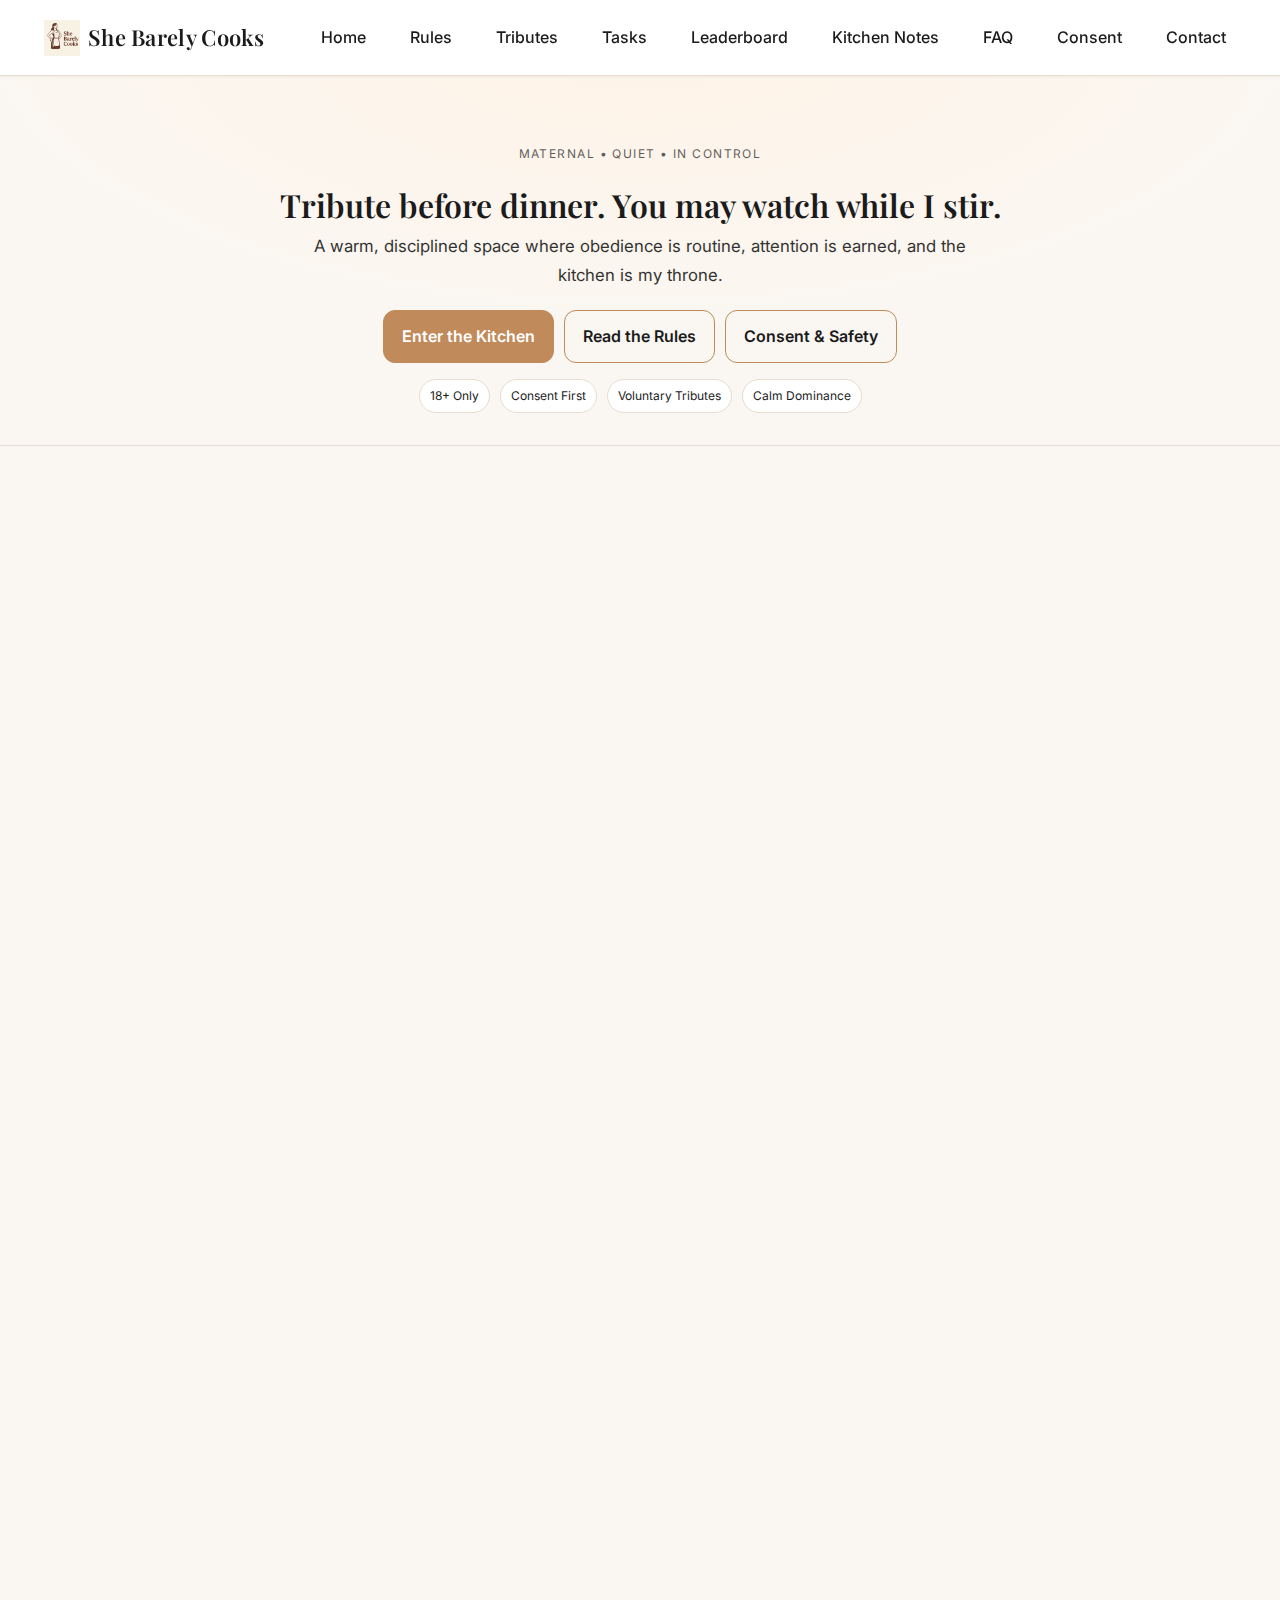
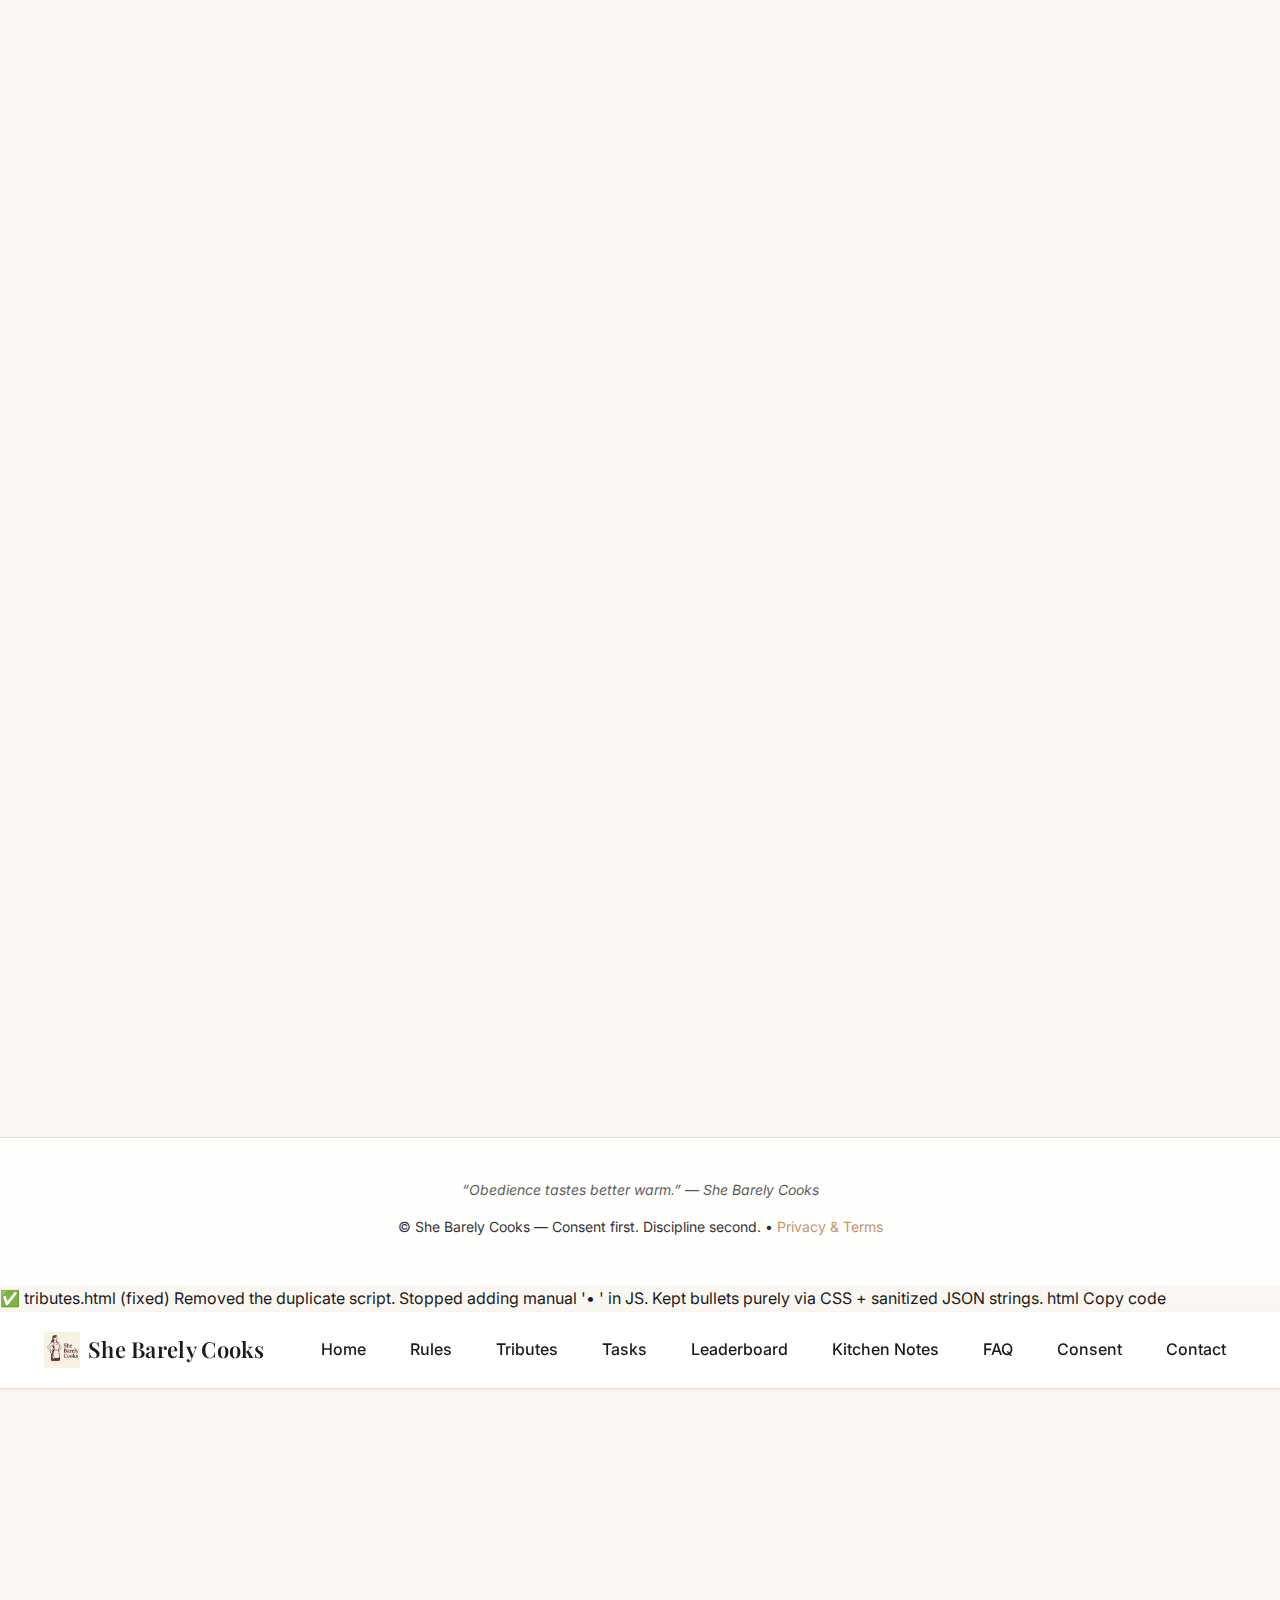
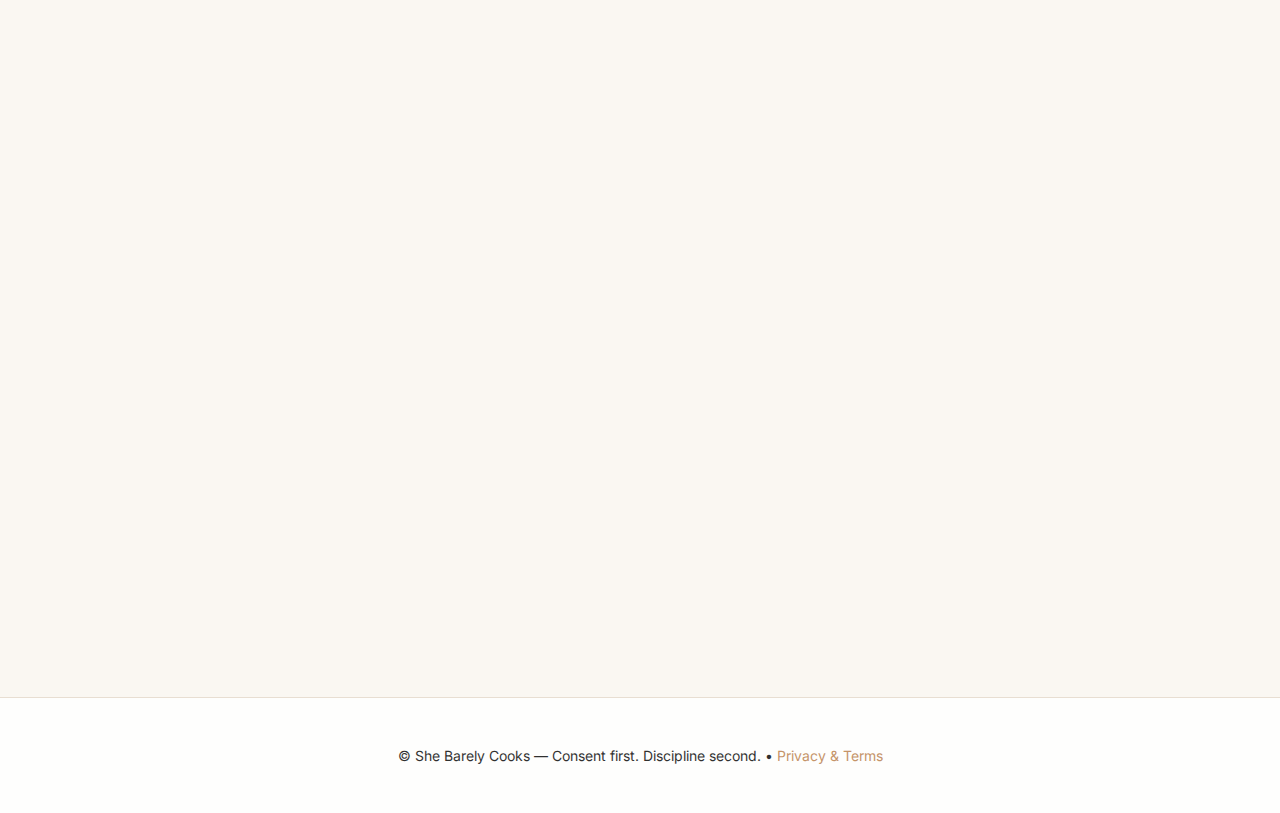
<file: index.html>
<!doctype html>
<html lang="en">
<head>
  <meta charset="utf-8" />
  <meta name="viewport" content="width=device-width, initial-scale=1" />
  <title>She Barely Cooks — Kitchen Rules First</title>
  <meta name="description" content="Maternal. Quiet. In control. Tribute before dinner. You may watch while I stir." />
  <meta property="og:title" content="She Barely Cooks — Kitchen Rules First" />
  <meta property="og:description" content="Maternal. Quiet. In control. Tribute before dinner. You may watch while I stir." />
  <meta property="og:type" content="website" />
  <meta property="og:url" content="https://<your-username>.github.io/she-barely-cooks/" />
  <meta property="og:image" content="assets/img/she-barely-cooks-logo.png" />
  <meta name="theme-color" content="#c08a5a" />
  <link rel="icon" href="/favicon.ico" />
  <link rel="preconnect" href="https://fonts.googleapis.com">
  <link href="https://fonts.googleapis.com/css2?family=Playfair+Display:wght@600&family=Inter:wght@400;600&display=swap" rel="stylesheet">
  <link rel="stylesheet" href="assets/css/style.css?v=5" />

  <!-- Page-specific sugar without touching your main CSS -->
  <style>
    /* 1) Visual rhythm: soft site-wide background gradient */
    body {
      background: linear-gradient(180deg, #faf7f2 0%, #fffaf6 100%);
    }

    /* Keep your hero halo */
    .hero-wrap {
      background: radial-gradient(1200px 500px at 50% -10%, #fff3e7 0%, rgba(255,255,255,0) 60%);
      border-bottom: 1px solid var(--soft);
    }

    .badges { display:flex; gap:10px; justify-content:center; flex-wrap:wrap; margin-top:14px; }
    .badge { font-size:12px; padding:6px 10px; border:1px solid var(--soft); border-radius:999px; background:#fff; }
    .section-head { display:flex; align-items:flex-end; justify-content:space-between; gap:12px; }
    .section-head h2 { margin:0; font-family:"Playfair Display",serif; }
    .muted { opacity:.8; font-size:.95rem; }
    .kicker { text-transform:uppercase; letter-spacing:.12em; font-size:.75rem; opacity:.7; }
    .row { display:grid; gap:18px; grid-template-columns:repeat(auto-fit,minmax(260px,1fr)); }
    .mini { font-size:.9rem; }
    .note-inline { background:#fff; border:1px solid var(--soft); border-radius:10px; padding:8px 12px; display:inline-block; }
    .pill { display:inline-block; padding:6px 10px; border-radius:999px; background:#fff9f4; border:1px solid var(--soft); font-size:.8rem; }
    .grid-auto { display:grid; gap:14px; grid-template-columns:repeat(auto-fit,minmax(220px,1fr)); }
    .center { text-align:center; }

    /* Use your global list style (bullets from CSS, not manual chars) */
    .list-clean { list-style: disc; list-style-position: outside; padding-left: 22px; margin: 10px 0 0; }
    .list-clean li { margin: 6px 0; line-height: 1.6; }
    .list-clean li::marker { color: var(--accent); }

    /* 2) Microinteractions + 3) Slow fade-in for each card */
    .card {
      opacity: 0;
      transform: translateY(10px);
      animation: fadeUp 0.7s ease forwards;
      will-change: transform, opacity;
    }
    .card:hover {
      transform: translateY(-1px);
      box-shadow: 0 2px 6px rgba(0,0,0,0.06);
    }
    @keyframes fadeUp {
      to { opacity: 1; transform: translateY(0); }
    }

    /* Footer signature line */
    .signature-line {
      font-style: italic;
      opacity: .8;
      margin: 8px 0 0;
    }
  </style>
</head>
<body>
<header class="site-header">
  <div class="wrap">
    <a class="brand" href="index.html">
      <img src="assets/img/she-barely-cooks-logo.png" alt="She Barely Cooks logo" class="logo">
      <span>She Barely Cooks</span>
    </a>
    <nav class="site-nav">
      <a href="index.html" aria-current="page">Home</a>
      <a href="rules.html">Rules</a>
      <a href="tributes.html">Tributes</a>
      <a href="tasks.html">Tasks</a>
      <a href="leaderboard.html">Leaderboard</a>
      <a href="notes.html">Kitchen Notes</a>
      <a href="faq.html">FAQ</a>
      <a href="consent.html">Consent</a>
      <a href="contact.html">Contact</a>
    </nav>
  </div>
</header>

<!-- HERO -->
<section class="hero-wrap">
  <div class="wrap hero">
    <p class="kicker">Maternal • Quiet • In Control</p>
    <h1>Tribute before dinner. You may watch while I stir.</h1>
    <p class="lead">A warm, disciplined space where obedience is routine, attention is earned, and the kitchen is my throne.</p>
    <p class="cta-row">
      <a class="cta fill" href="tributes.html">Enter the Kitchen</a>
      <a class="cta" href="rules.html">Read the Rules</a>
      <a class="cta" href="consent.html">Consent &amp; Safety</a>
    </p>
    <div class="badges">
      <span class="badge">18+ Only</span>
      <span class="badge">Consent First</span>
      <span class="badge">Voluntary Tributes</span>
      <span class="badge">Calm Dominance</span>
    </div>
  </div>
</section>

<main class="wrap">

  <!-- WEEKLY RHYTHM -->
  <section class="card">
    <div class="section-head">
      <h2>Weekly Rhythm</h2>
      <span class="muted">Structure earns attention.</span>
    </div>
    <div class="row">
      <div class="card mini">
        <h3>Sunday Table Set</h3>
        <p class="muted">Tribute by <strong>6 PM CST</strong>. Then you receive tasks.</p>
        <a class="cta" href="tasks.html">View Tasks</a>
      </div>

      <div class="card mini">
        <h3>Quiet While I Stir</h3>
        <ul class="list-clean">
          <li>Worship me sweetly</li>
          <li>Tribute is the secret ingredient</li>
          <li>Discipline is the flavor</li>
        </ul>
        <span class="pill">Discipline</span>
      </div>

      <div class="card mini">
        <h3>Friday Dessert</h3>
        <p class="muted">Close the week properly with dessert and <b>Miss Dee's Weekly Leaderboard!</b></p>
        <ul class="list-clean">
          <li>Public praise for <b>Miss Dee's Good Boy of the Week Award</b></li>
          <li>Certificate from Miss Dee for the weekly best</li>
        </ul>
        <a class="cta" href="leaderboard.html">See Miss Dee's Leaderboard</a>
      </div>
    </div>
  </section>

  <!-- TRIBUTES PREVIEW (from JSON) -->
  <section class="card">
    <div class="section-head">
      <h2>Choose Your Place</h2>
      <a class="cta" href="tributes.html">All Tiers</a>
    </div>
    <div id="tiers-preview" class="grid-auto"></div>
    <p class="muted mini">All tributes are <strong>voluntary gifts</strong> within a consensual dynamic.</p>
  </section>

  <!-- TASKS PREVIEW (from JSON) -->
  <section class="card">
    <div class="section-head">
      <h2>This Week’s Tasks</h2>
      <a class="cta" href="tasks.html">View All</a>
    </div>
    <div id="tasks-preview" class="grid-auto"></div>
  </section>

  <!-- ABOUT / BRAND PROMISE -->
  <section class="card">
    <div class="section-head">
      <h2>This Is My Kitchen</h2>
      <span class="muted">Maternal dominance, steady rituals, calm authority.</span>
    </div>
    <div class="grid two">
      <div>
        <p>I nourish, I teach, and I discipline—on my schedule. You’ll follow the ritual, sit quietly while I cook, and earn attention through routine obedience.</p>
        <ul class="list-clean">
          <li>Clear rules, warm tone, firm boundaries</li>
          <li>Weekly structure that builds devotion</li>
          <li>Subtle, elegant aesthetics—apron, hands, copper, steam</li>
        </ul>
      </div>
      <div>
        <p class="note-inline">Consent and safety are non-negotiable. Tributes are gifts—never obligations.</p>
        <p class="muted">New here? Start with the rules, then introduce yourself properly.</p>
        <p class="cta-row">
          <a class="cta" href="rules.html">Kitchen Rules</a>
          <a class="cta fill" href="tributes.html">Begin</a>
        </p>
      </div>
    </div>
  </section>

  <!-- SOCIAL / NEWSLETTER -->
  <section class="card center">
    <p class="kicker">Stay in the Loop</p>
    <h2>Kitchen Notes & Quiet Announcements</h2>
    <p class="lead">Short recipes, obedience reminders, and praise—posted weekly.</p>
    <p class="cta-row">
      <a class="cta" href="notes.html">Read Notes</a>
      <a class="cta" href="https://buttondown.email/" target="_blank" rel="noopener">Join Newsletter</a>
    </p>
  </section>

</main>

<footer class="site-footer">
  <div class="wrap">
    <p class="signature-line">“Obedience tastes better warm.” — <em>She Barely Cooks</em></p>
    <p>© She Barely Cooks — Consent first. Discipline second. • <a href="privacy.html">Privacy &amp; Terms</a></p>
  </div>
</footer>

<!-- Lightweight preview + animation accent -->
<script>
async function getJSON(p){
  try { const r = await fetch(p, {cache:'no-store'}); if(!r.ok) throw 0; return await r.json(); }
  catch(e){ return null; }
}

function el(t,a={},c=[]){
  const n=document.createElement(t);
  for(const[k,v] of Object.entries(a)){
    if(k==='class') n.className=v;
    else if(k==='html') n.innerHTML=v;
    else n.setAttribute(k,v);
  }
  for(const x of c){ n.appendChild(typeof x==='string'?document.createTextNode(x):x); }
  return n;
}

document.addEventListener('DOMContentLoaded', async () => {
  // Animation accent: cascade card animations
  const allCards = Array.from(document.querySelectorAll('.card'));
  allCards.forEach((el, i) => { el.style.animationDelay = (i * 0.12) + 's'; });

  const clean = s => String(s).replace(/^[\s\u2022•-]+/, '');

  // Tiers preview (first 3)
  const tiersBox = document.getElementById('tiers-preview');
  if(tiersBox){
    const tiers = await getJSON('data/tiers.json');
    if(Array.isArray(tiers)){
      tiers.slice(0,3).forEach(t=>{
        tiersBox.appendChild(
          el('div',{class:'card mini'},[
            el('h3',{},[t.name||'Tier']),
            el('p',{class:'muted'},[t.description||'']),
            el('ul',{class:'list-clean'}, (t.perks||[]).slice(0,3).map(p=>el('li',{},[ clean(p) ]))),
            el('p',{},[ el('a',{class:'cta',href:t.cta||'tributes.html'},['Enter']) ])
          ])
        );
      });
    } else {
      tiersBox.appendChild(el('p',{class:'muted'},['Tiers coming soon.']));
    }
  }

  // Tasks preview (first 3)
  const tasksBox = document.getElementById('tasks-preview');
  if(tasksBox){
    const tasks = await getJSON('data/tasks.json');
    if(Array.isArray(tasks)){
      tasks.slice(0,3).forEach(task=>{
        tasksBox.appendChild(
          el('div',{class:'card mini'},[
            el('h3',{},[task.title||'Task']),
            el('p',{class:'muted'},[task.description||'']),
            el('p',{class:'mini'},[`Due: ${task.due||'—'}`]),
          ])
        );
      });
    } else {
      tasksBox.appendChild(el('p',{class:'muted'},['Tasks will post on Sunday.']));
    }
  }
});
</script>
</body>
</html>
✅ tributes.html (fixed)
Removed the duplicate script.

Stopped adding manual '• ' in JS.

Kept bullets purely via CSS + sanitized JSON strings.

html
Copy code
<!doctype html>
<html lang="en">
<head>
  <meta charset="utf-8" />
  <meta name="viewport" content="width=device-width, initial-scale=1" />
  <title>Tributes — She Barely Cooks</title>
  <meta name="description" content="Maternal. Quiet. In control. Tribute before dinner. You may watch while I stir." />
  <meta property="og:title" content="Tributes — She Barely Cooks" />
  <meta property="og:description" content="Maternal. Quiet. In control. Tribute before dinner. You may watch while I stir." />
  <meta property="og:type" content="website" />
  <meta property="og:url" content="https://example.github.io/she-barely-cooks/" />
  <meta name="theme-color" content="#c08a5a" />
  <link rel="icon" href="/favicon.ico" />
  <link rel="preconnect" href="https://fonts.googleapis.com">
  <link href="https://fonts.googleapis.com/css2?family=Playfair+Display:wght@600&family=Inter:wght@400;600&display=swap" rel="stylesheet">
  <link rel="stylesheet" href="assets/css/style.css?v=5" />
</head>
<body>
<header class="site-header">
  <div class="wrap">
    <a class="brand" href="index.html">
      <img src="assets/img/she-barely-cooks-logo.png" alt="She Barely Cooks logo" class="logo">
      <span>She Barely Cooks</span>
    </a>
    <nav class="site-nav">
      <a href="index.html">Home</a>
      <a href="rules.html">Rules</a>
      <a href="tributes.html">Tributes</a>
      <a href="tasks.html">Tasks</a>
      <a href="leaderboard.html">Leaderboard</a>
      <a href="notes.html">Kitchen Notes</a>
      <a href="faq.html">FAQ</a>
      <a href="consent.html">Consent</a>
      <a href="contact.html">Contact</a>
    </nav>
  </div>
</header>

<main class="wrap">

  <section class="card" id="tiers">
    <div class="section-head">
      <h2>Tribute Tiers</h2>
      <span class="muted">You don’t buy your place — you earn it.</span>
    </div>
    <div id="tiers-grid" class="grid two"></div>
    <p class="muted mini">All tributes are voluntary gifts within a consensual dynamic.</p>
  </section>

  <section class="card">
    <div class="section-head">
      <h2>Rank Calculator</h2>
      <span class="muted">Track your lifetime devotion and see your standing.</span>
    </div>
    <div class="grid two">
      <div>
        <label for="lifetimeTotal" class="muted mini">Enter your lifetime total (USD)</label>
        <input id="lifetimeTotal" type="number" min="0" step="1" placeholder="e.g. 324" style="width:100%;padding:12px;border:1px solid var(--soft);border-radius:10px;background:#fff;">
        <p id="rankOutput" class="note" style="margin-top:12px;">—</p>
        <div aria-label="progress" style="height:10px;border-radius:999px;background:#f2e9df;border:1px solid var(--soft);overflow:hidden;">
          <div id="rankBar" style="height:100%;width:0%;background:var(--accent);"></div>
        </div>
        <p id="nextStep" class="mini muted" style="margin-top:8px;">—</p>
      </div>
      <div>
        <p class="note-inline">How it works</p>
        <ul class="list-clean">
          <li>Each offering adds to your <strong>lifetime total</strong>.</li>
          <li>Crossing thresholds <strong>elevates your rank</strong>.</li>
          <li>Recognition is quiet, consistent, and earned.</li>
        </ul>
      </div>
    </div>
  </section>

</main>

<footer class="site-footer">
  <div class="wrap">
    <p>© She Barely Cooks — Consent first. Discipline second. • <a href="privacy.html">Privacy &amp; Terms</a></p>
  </div>
</footer>

<script>
async function getJSON(p){ 
  try{ 
    const r=await fetch(p,{cache:'no-store'}); 
    if(!r.ok) throw 0; 
    return await r.json(); 
  }catch(e){ 
    return null; 
  } 
}

function el(t,a={},c=[]){
  const n=document.createElement(t); 
  for(const[k,v] of Object.entries(a)){ 
    if(k==='class') n.className=v; 
    else if(k==='html') n.innerHTML=v; 
    else n.setAttribute(k,v); 
  } 
  for(const x of c){ 
    n.appendChild(typeof x==='string'?document.createTextNode(x):x); 
  } 
  return n;
}

document.addEventListener('DOMContentLoaded', async () => {
  // Render tiers
  const grid = document.getElementById('tiers-grid');
  const tiers = await getJSON('data/tiers.json');

  const clean = s => String(s).replace(/^[\s\u2022•-]+/, '');

  if(grid && Array.isArray(tiers)){
    tiers.forEach(t=>{
      const perksList = el('ul',{class:'list-clean'}, (t.perks||[]).map(p=>el('li',{},[ clean(p) ])));
      grid.appendChild(
        el('div',{class:'card'},[
          el('h3',{},[t.token ? t.token+' ' : '', t.name]),
          el('p',{class:'muted'},[t.description||'']),
          perksList,
          el('p',{class:'mini muted'},[
            typeof t.max === 'number'
              ? `Threshold: $${t.min}–$${t.max}`
              : `Threshold: $${t.min}+`
          ])
        ])
      );
    });
  } else if(grid) {
    grid.appendChild(el('p',{class:'muted'},['Tiers will post soon.']));
  }

  // Rank calculator
  const input = document.getElementById('lifetimeTotal');
  const out = document.getElementById('rankOutput');
  const bar = document.getElementById('rankBar');
  const next = document.getElementById('nextStep');

  function computeRank(val, tiers){
    let current = tiers[0], nextTier = null;
    for(let i=0;i<tiers.length;i++){
      const t = tiers[i];
      const max = (typeof t.max === 'number') ? t.max : Infinity;
      if(val >= t.min && val <= max){ current = t; nextTier = tiers[i+1] || null; break; }
      if(val >= t.min && max === Infinity){ current = t; nextTier = null; break; }
    }
    return {current, nextTier};
  }

  function update(){
    const val = Math.max(0, Number(input.value||0));
    if(!Array.isArray(tiers)) return;
    const {current, nextTier} = computeRank(val, tiers);

    out.innerHTML = `<strong>Current Rank:</strong> ${current.token? current.token+' ' : ''}${current.name}`;

    if(nextTier){
      const toGo = Math.max(0, nextTier.min - val);
      const progress = Math.max(0, Math.min(1, (val - current.min) / ((current.max ?? val) - current.min || 1)));
      bar.style.width = (progress*100).toFixed(1) + '%';
      next.textContent = `Next: ${nextTier.name} at $${nextTier.min} (you’re $${toGo} away).`;
    } else {
      bar.style.width = '100%';
      next.textContent = `You have reached the highest rank. Devotion recognized.`;
    }
  }

  if(input){ input.addEventListener('input', update); update(); }
});
</script>
</body>
</html>
</file>
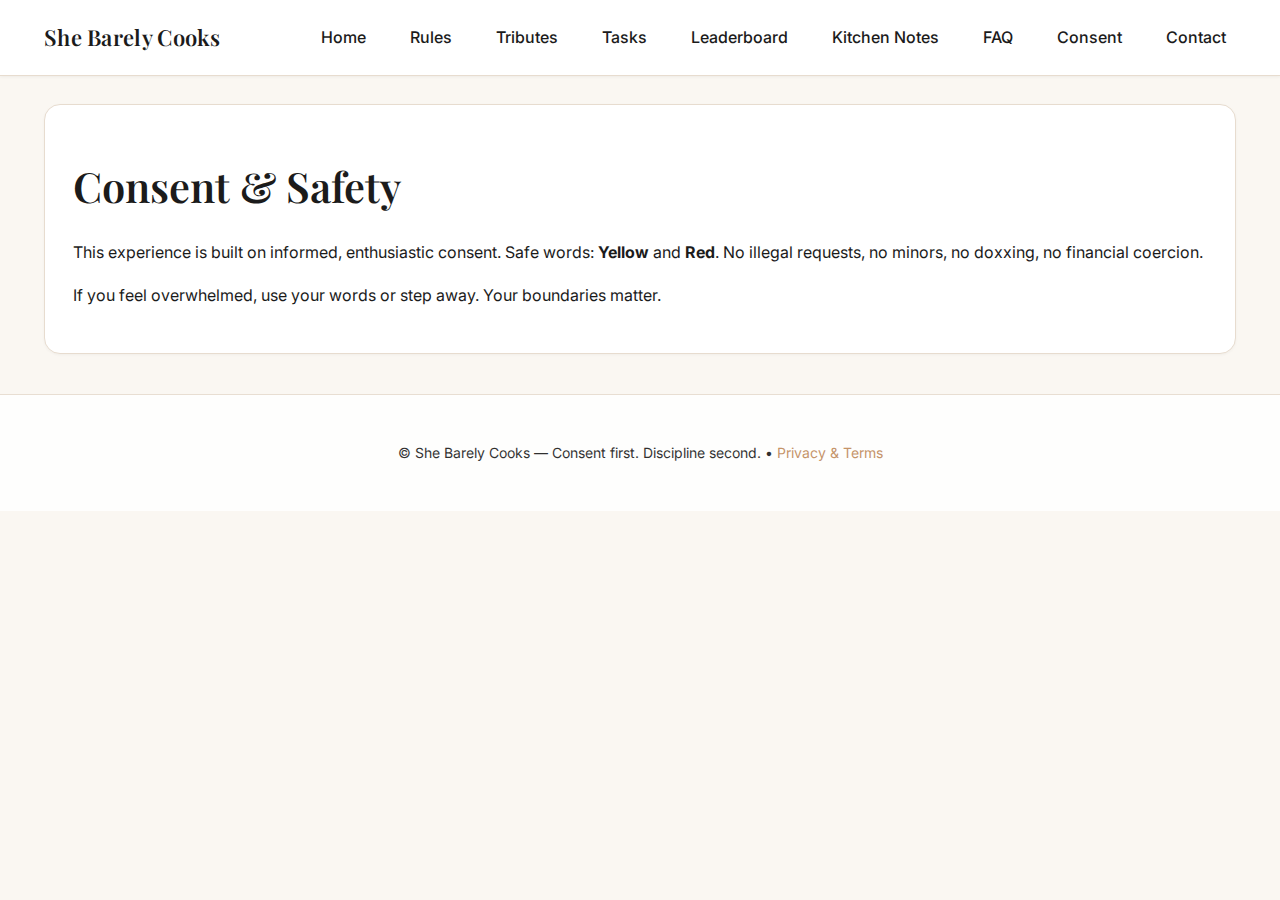
<file: consent.html>
<!doctype html>
<html lang="en">
<head>
  <meta charset="utf-8" />
  <meta name="viewport" content="width=device-width, initial-scale=1" />
  <title>Consent & Safety — She Barely Cooks</title>
  <meta name="description" content="Maternal. Quiet. In control. Tribute before dinner. You may watch while I stir." />
  <meta property="og:title" content="Consent & Safety — She Barely Cooks" />
  <meta property="og:description" content="Maternal. Quiet. In control. Tribute before dinner. You may watch while I stir." />
  <meta property="og:type" content="website" />
  <meta property="og:url" content="https://example.github.io/she-barely-cooks/" />
  <meta name="theme-color" content="#c08a5a" />
  <link rel="icon" href="/favicon.ico" />
  <link rel="preconnect" href="https://fonts.googleapis.com">
  <link href="https://fonts.googleapis.com/css2?family=Playfair+Display:wght@600&family=Inter:wght@400;600&display=swap" rel="stylesheet">
  <link rel="stylesheet" href="assets/css/style.css" />
</head>
<body>
<header class="site-header">
  <div class="wrap">
    <a class="brand" href="index.html">She Barely Cooks</a>
    <nav class="site-nav">
      <a href="index.html">Home</a>
      <a href="rules.html">Rules</a>
      <a href="tributes.html">Tributes</a>
      <a href="tasks.html">Tasks</a>
      <a href="leaderboard.html">Leaderboard</a>
      <a href="notes.html">Kitchen Notes</a>
      <a href="faq.html">FAQ</a>
      <a href="consent.html">Consent</a>
      <a href="contact.html">Contact</a>
    </nav>
  </div>
</header>
<main class="wrap">

  <section class="card">
    <h1>Consent & Safety</h1>
    <p>This experience is built on informed, enthusiastic consent. Safe words: <strong>Yellow</strong> and <strong>Red</strong>. No illegal requests, no minors, no doxxing, no financial coercion.</p>
    <p>If you feel overwhelmed, use your words or step away. Your boundaries matter.</p>
  </section>

</main>
<footer class="site-footer">
  <div class="wrap">
    <p>© She Barely Cooks — Consent first. Discipline second. • <a href="privacy.html">Privacy & Terms</a></p>
  </div>
</footer>
<script src="assets/js/app.js"></script>
</body>
</html>
</file>
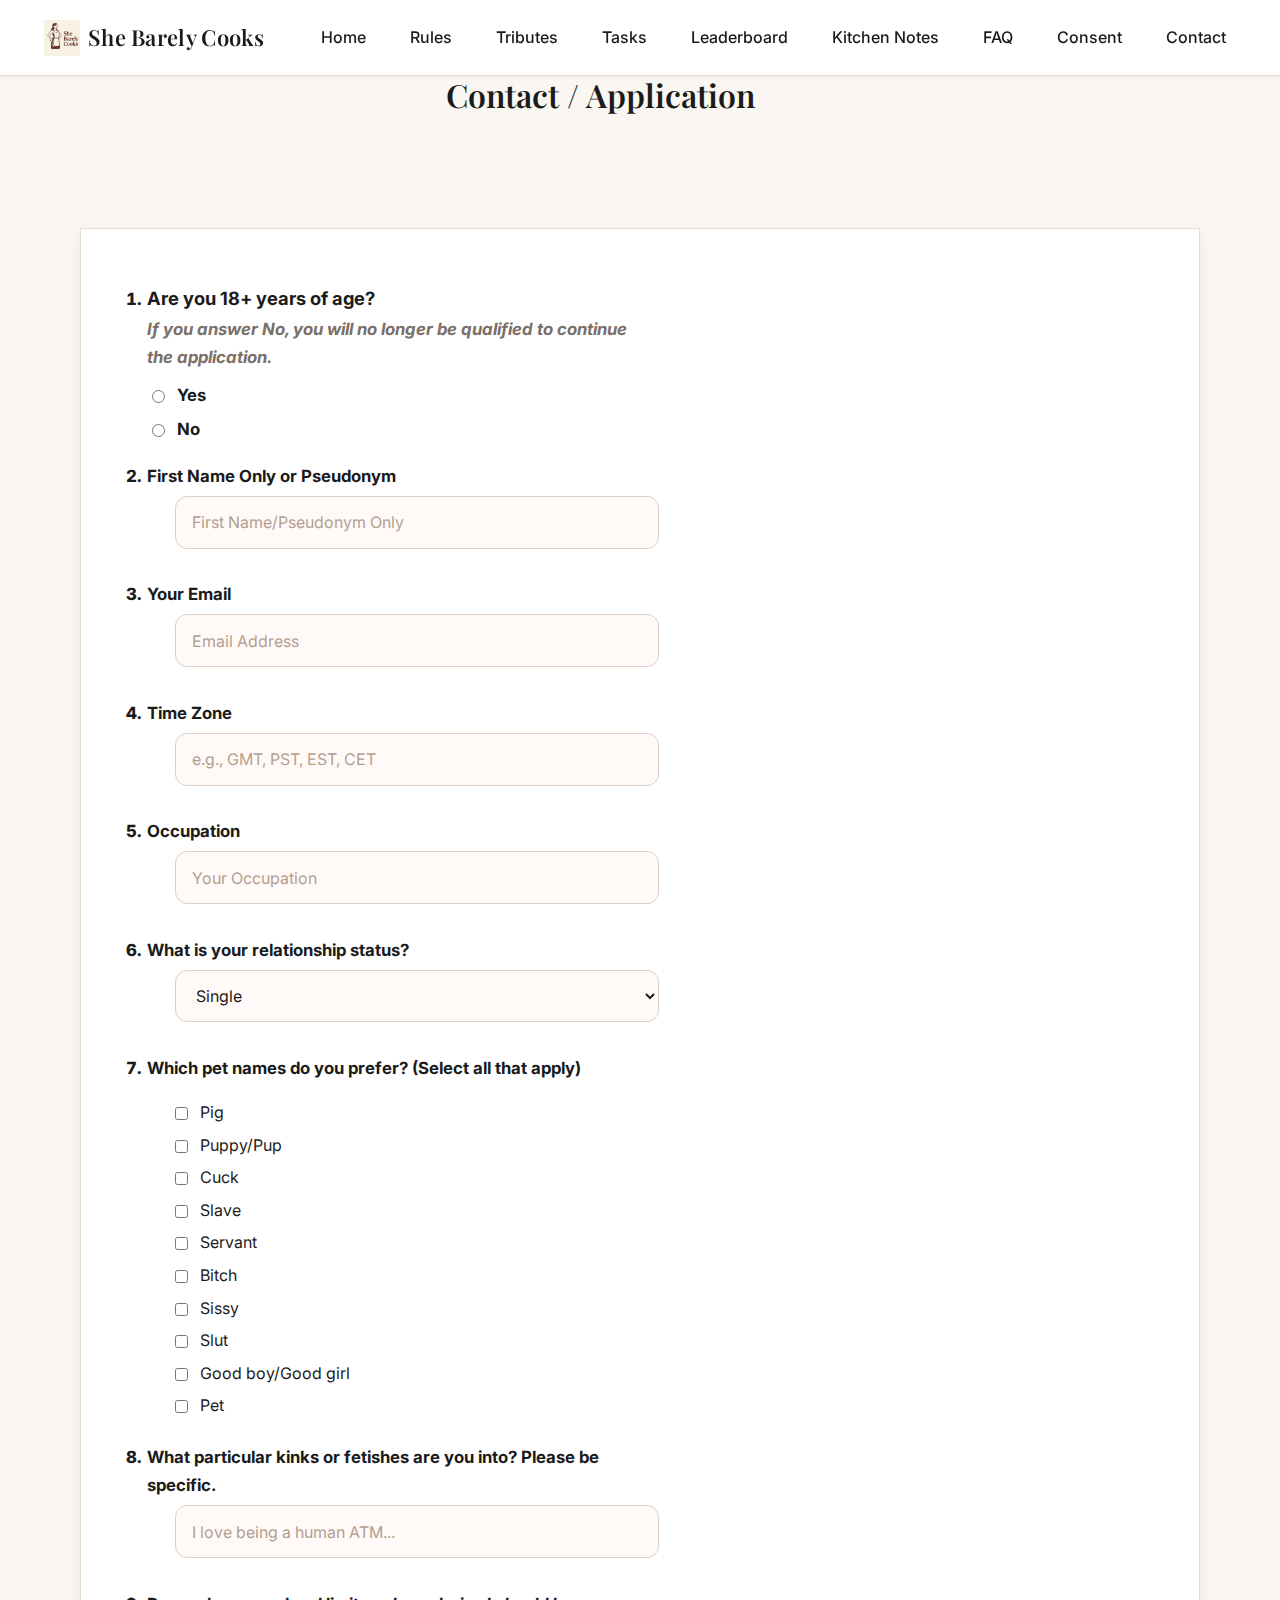
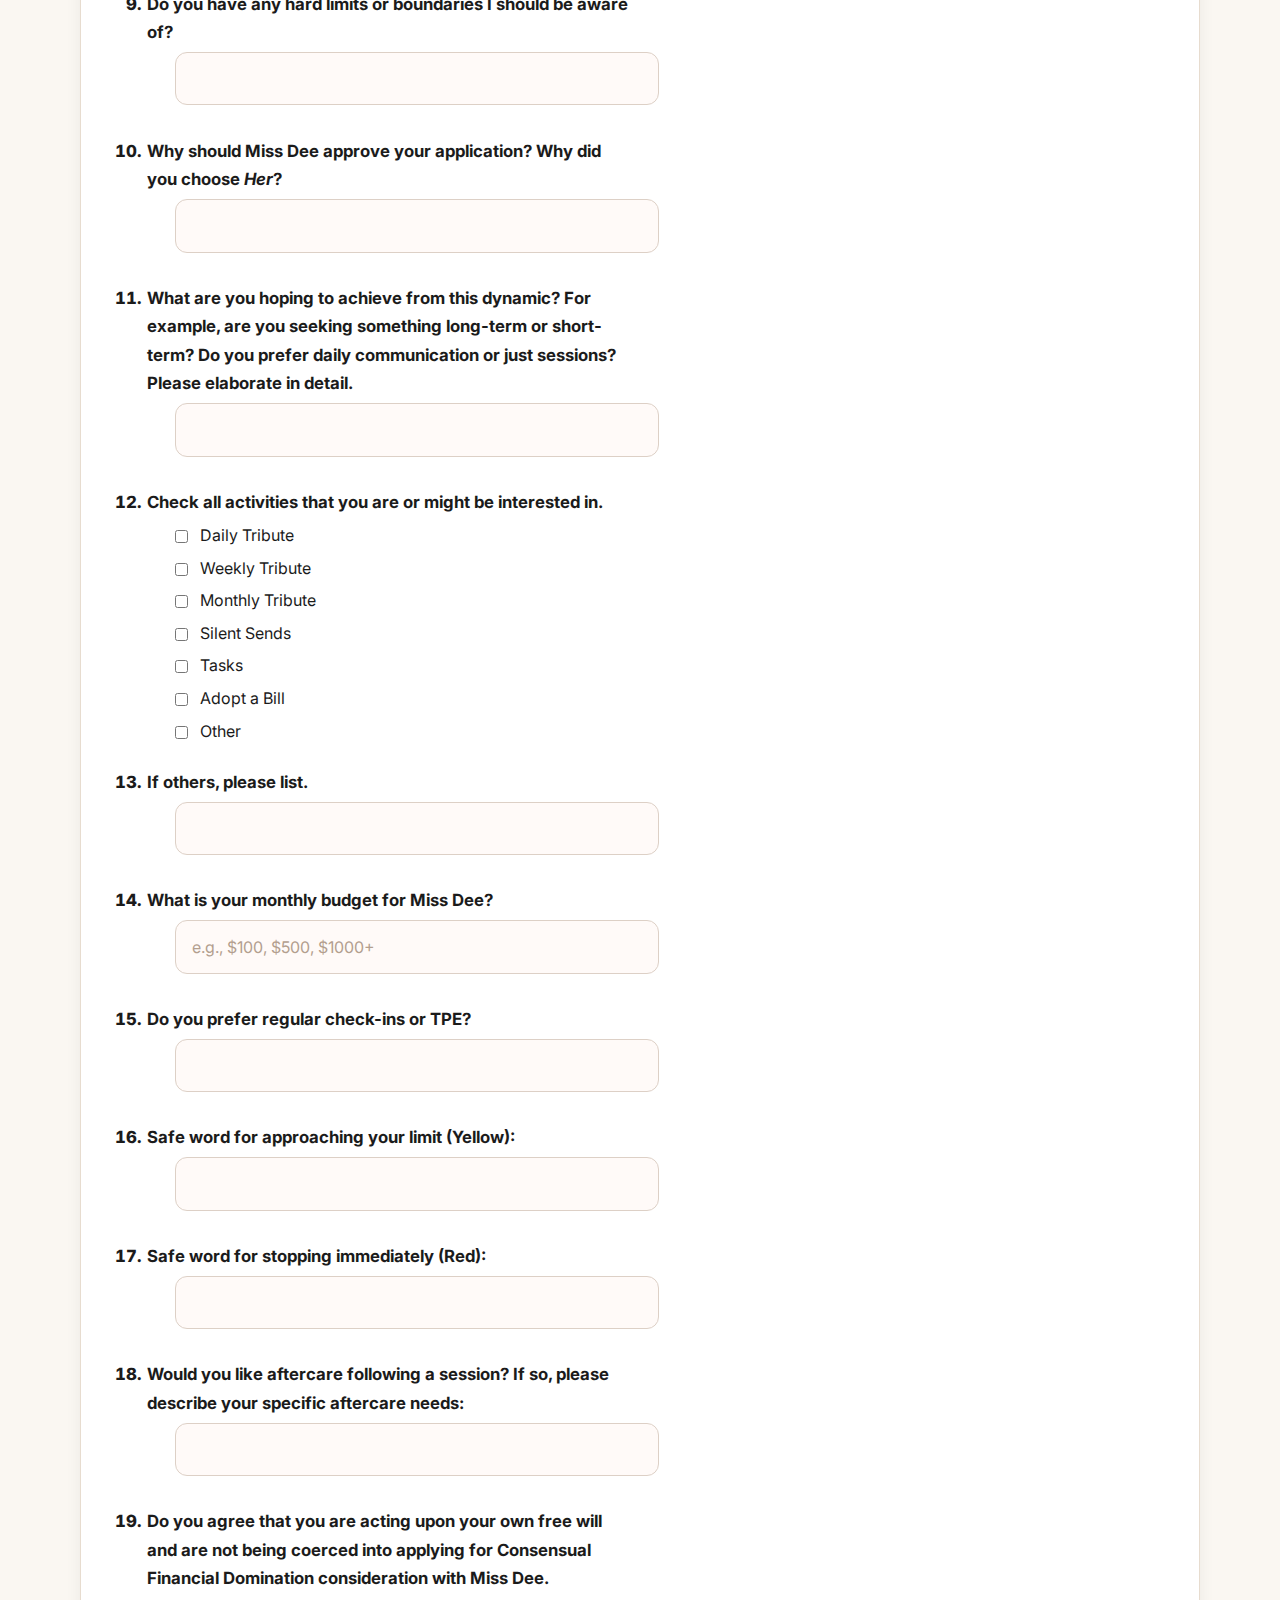
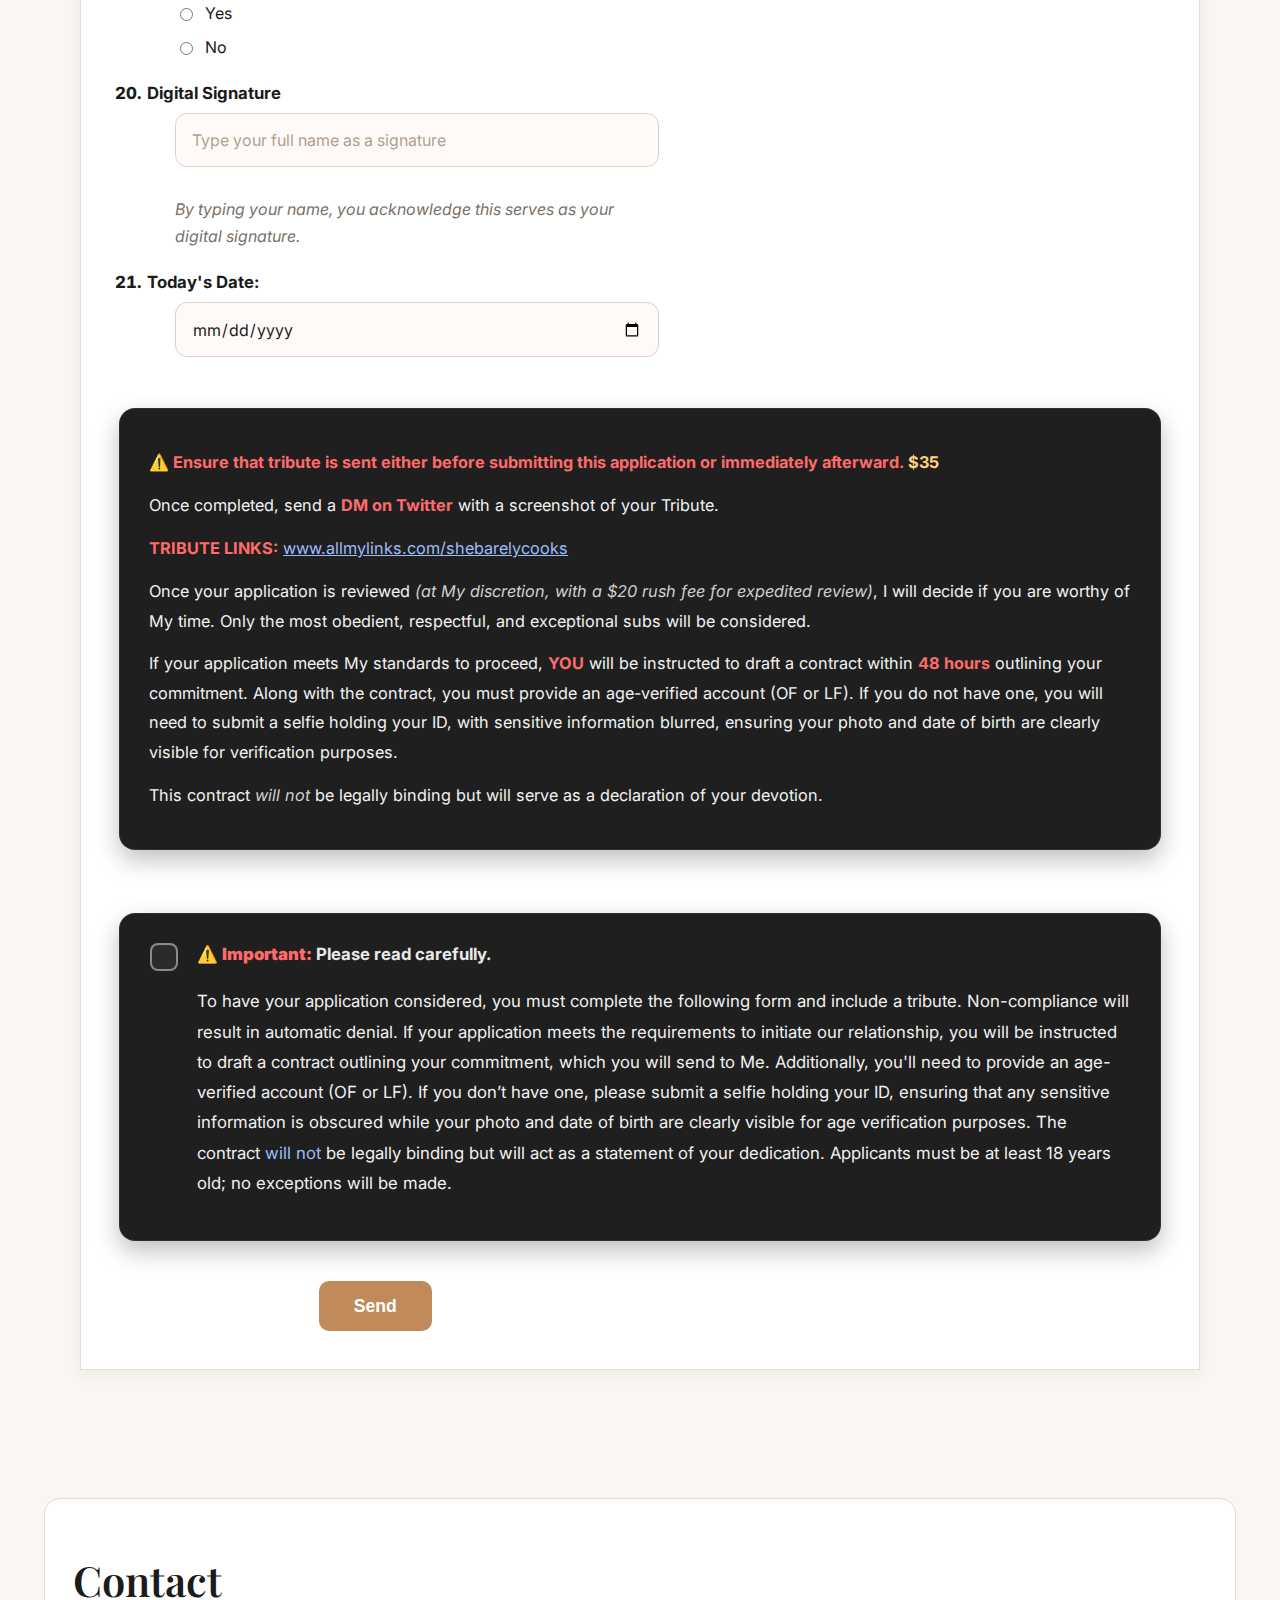
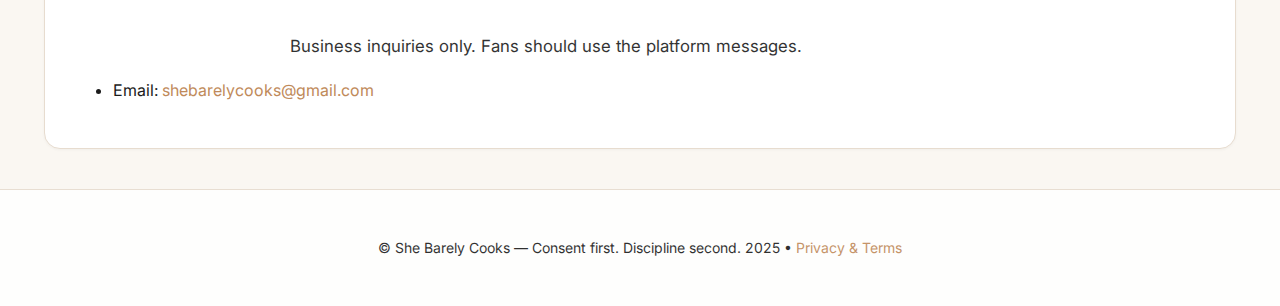
<file: contact.html>
<!doctype html>
<html lang="en">
<head>
  <meta charset="utf-8" />
  <meta name="viewport" content="width=device-width, initial-scale=1" />
  <title>Contact — She Barely Cooks</title>
  <meta name="description" content="Maternal. Quiet. In control. Tribute before dinner. You may watch while I stir." />
  <meta property="og:title" content="Contact — She Barely Cooks" />
  <meta property="og:description" content="Maternal. Quiet. In control. Tribute before dinner. You may watch while I stir." />
  <meta property="og:type" content="website" />
  <meta property="og:url" content="https://example.github.io/she-barely-cooks/" />
  <meta name="theme-color" content="#c08a5a" />
  <link rel="icon" href="/favicon.ico" />
  <link rel="preconnect" href="https://fonts.googleapis.com">
  <link href="https://fonts.googleapis.com/css2?family=Playfair+Display:wght@600&family=Inter:wght@400;600&display=swap" rel="stylesheet">
  <link rel="stylesheet" href="assets/css/style.css" />
  <style>
    :root{
      --bg:#faf7f2; --ink:#1b1b1b; --accent:#c08a5a; --soft:#e7dccf; --card:#ffffff; --focus:#b87742;
    }
    /* Reset helpers just for the form band */
    .contact-band * { box-sizing: border-box; }

    /* ========= FULL-BLEED FORM BAND (edge-to-edge) ========= */
    .contact-band{
      position: relative;
      left: 50%; right: 50%;
      margin-left: -50vw; margin-right: -50vw;
      width: 100vw;
      background: transparent;                   /* set to #fff if you want a white strip */
      padding: clamp(24px, 4vw, 56px) 0;
    }
    /* Inner container: remove max-width to truly span the page */
    .contact-container{
      max-width: none;                            /* no cap → fills the viewport width */
      padding: 0 clamp(14px, 3.5vw, 56px);        /* responsive side padding */
      margin: 0 auto;
    }

    /* ========= FORM SHELL (full width card) ========= */
    .form-card{
      background: var(--card);
      border: 1px solid var(--soft);
      border-radius: 0;                           /* flush to band edges */
      box-shadow: 0 4px 16px rgba(0,0,0,.06);
      width: 100%;
      padding: clamp(20px, 3vw, 40px);
    }

    /* Page title for context */
    .page-title{
      font-family: "Playfair Display", serif;
      font-weight: 600;
      font-size: clamp(1.4rem, 1rem + 2vw, 2rem);
      color: var(--ink);
      margin: 0 0 14px;
      padding: 0 clamp(14px, 3.5vw, 56px);
    }

    /* ========= FORM LAYOUT ========= */
    .contact-form{ display:flex; flex-direction:column; gap: clamp(16px,1.6vw,24px); }

    .form-grid{
      display: grid;
      grid-template-columns: 1fr 1fr;
      gap: clamp(14px,1.4vw,24px);
    }

    .fgroup{ display:flex; flex-direction:column; gap:8px; }
    .fgroup label{ font-weight:600; font-size:.95rem; color:#4b4540; }

    .contact-form input[type="text"],
    .contact-form input[type="email"],
    .contact-form textarea{
      width: 100%;
      padding: .95rem 1rem;
      border-radius: 12px;
      border: 1px solid #ddd0c6;
      background: #fffaf8;
      color: var(--ink);
      font: 1rem/1.4 Inter, system-ui, -apple-system, Segoe UI, Roboto, sans-serif;
      transition: border-color .15s ease, box-shadow .15s ease;
    }
    .contact-form textarea{ min-height: 150px; resize: vertical; }
    .contact-form input::placeholder, .contact-form textarea::placeholder{ color:#b39f8f; }
    .contact-form input:focus, .contact-form textarea:focus{
      outline: none; border-color: var(--focus); box-shadow: 0 0 0 3px rgba(184,119,66,.18);
    }

    /* ========= IMPORTANT CONSENT (inside form) ========= */
    .important-consent{
      width: 100%;
      max-width: 100%;
      box-sizing: border-box;

      background: #1f1f1f;
      color: #f1f1f1;
      border: 1px solid rgba(255,255,255,.08);
      border-radius: 16px;
      box-shadow: 0 10px 24px rgba(0,0,0,.25);
      padding: clamp(18px, 2vw, 28px);
    }
    .consent-wrap{
      display:grid; grid-template-columns:auto 1fr; gap:14px 16px; align-items:flex-start; cursor:pointer;
    }
    .important-consent input[type="checkbox"]{
      appearance:none; -webkit-appearance:none;
      width:28px; height:28px; margin-top:4px;
      border-radius:8px; border:2px solid rgba(255,255,255,.45);
      background:#2b2b2b; box-shadow: inset 0 1px 0 rgba(255,255,255,.05);
      position:relative; cursor:pointer;
    }
    .important-consent input[type="checkbox"]:checked{
      background: var(--accent); border-color: var(--accent);
    }
    .important-consent input[type="checkbox"]:checked::after{
      content:"✓"; color:#fff; position:absolute; left:6px; top:-1px; font-weight:800; font-size:20px;
    }
    .important-consent input[type="checkbox"]:focus-visible{
      outline:3px solid var(--focus); outline-offset:2px;
    }
    .consent-title{ margin:0; font-weight:700; color:#e9e9e9; }
    .consent-title strong{ color:#ff6b6b; }
    .important-consent em{ color:#9bbcf9; font-style:normal; }

    /* Actions */
    .form-actions{ display:flex; justify-content:center; padding-top:6px; }
    .btn-primary{
      background: var(--accent); color:#fff; border:none; border-radius:12px;
      padding:.95rem 2.2rem; font-weight:700; font-size:1.05rem; cursor:pointer;
      transition: background-color .2s ease, transform .1s ease;
    }
    .btn-primary:hover{ background:#a56b42; }
    .btn-primary:active{ transform: translateY(1px); }

    /* Responsive */
    @media (max-width: 900px){
      .form-grid{ grid-template-columns: 1fr; }
    }
    @media (max-width: 560px){
      .consent-wrap{ grid-template-columns: 1fr; }
      .important-consent input[type="checkbox"]{ margin-top:0; }
    }
  </style>
</head>
<body>

  <!-- Site header/nav (unchanged) -->
  <header class="site-header">
    <div class="wrap">
      <a class="brand" href="index.html">
        <img src="assets/img/she-barely-cooks-logo.png" alt="She Barely Cooks logo" class="logo">
        <span>She Barely Cooks</span>
      </a>
      <nav class="site-nav">
        <a href="index.html">Home</a>
        <a href="rules.html">Rules</a>
        <a href="tributes.html">Tributes</a>
        <a href="tasks.html">Tasks</a>
        <a href="leaderboard.html">Leaderboard</a>
        <a href="notes.html">Kitchen Notes</a>
        <a href="faq.html">FAQ</a>
        <a href="consent.html">Consent</a>
        <a href="contact.html">Contact</a>
      </nav>
    </div>
  </header>

  <!-- FULL-WIDTH FORM SECTION -->
  <h1 class="page-title">Contact / Application</h1>
  <section class="contact-band">
    <div class="contact-container">
      <div class="form-card">
        <form class="contact-form" action="https://formsubmit.co/shebarelycooks@gmail.com" method="POST" novalidate>
          <!-- FormSubmit helpers -->
          <input type="hidden" name="_subject" value="New submission — She Barely Cooks">
          <input type="hidden" name="_template" value="table">
          <input type="text" name="_honey" style="display:none" tabindex="-1" autocomplete="off">

          <div class="form-grid">
            <ol>
              <li class="q">
              <h3 class="q-title">Are you 18+ years of age?</h3>
              <p class="q-sub">If you answer <em>No</em>, you will no longer be qualified to continue the application.</p>
              <label class="option"><input type="radio" name="age_confirm" value="yes" required> Yes</label>
              <label class="option"><input type="radio" name="age_confirm" value="no"> No</label></li>
              <li><label for="name">First Name Only or Pseudonym</label></li>
              <input id="name" name="name" type="text" placeholder="First Name/Pseudonym Only" required>
              <li><label for="email">Your Email</label></li>
              <input id="email" name="email" type="email" placeholder="Email Address" required>
              <li><label for="timezone">Time Zone</label></li>
              <input id="timezone" name="timezone" type="text" placeholder="e.g., GMT, PST, EST, CET" required>
              <li><label for="Occupation">Occupation</label></li>
              <input id="occupation" name="occupation" type="text" placeholder="Your Occupation" required>
              <li><label for="Relationship Status">What is your relationship status?</label></li>
              <select name="rel_status" required>
                <option value="single">Single</option>
                <option value="in_a_relationship">In a relationship</option>
                <option value="married">Married</option>
                <option value="separated_divorced">Separated/Divorced</option>
                <option value="other">Other</option>
              </select>
              <li><label name="pet_names"><p>Which pet names do you prefer? (Select all that apply)</p></label></li>
              <input type="checkbox" name="pet_names" value="pig" /> Pig<br>
              <input type="checkbox" name="pet_names" value="puppy" /> Puppy/Pup<br>
              <input type="checkbox" name="pet_names" value="cuck" /> Cuck<br>
              <input type="checkbox" name="pet_names" value="slave" /> Slave<br>
              <input type="checkbox" name="pet_names" value="servant" /> Servant<br>
              <input type="checkbox" name="pet_names" value="bitch" /> Bitch<br>
              <input type="checkbox" name="pet_names" value="sissy" /> Sissy<br>
              <input type="checkbox" name="pet_names" value="slut" /> Slut<br>
              <input type="checkbox" name="pet_names" value="gbgg" /> Good boy/Good girl<br>
              <input type="checkbox" name="pet_names" value="pet" /> Pet<br>
              <li><label name="kinks">What particular kinks or fetishes are you into? Please be specific.</label></li>
              <input id="kinks" name="kinks" type="text" placeholder="I love being a human ATM..." required>
              <li><label name="hard_limits">Do you have any hard limits or boundaries I should be aware of?</label></li>
              <input id="hard_limits" name="hard_limits" type="text" required>
              <li><label name="why_choose">Why should Miss Dee approve your application? Why did you choose <em>Her</em>?</label></li>
              <input id="why_choose" name="why_choose" type="text" required>
              <li><label name="achieve">
What are you hoping to achieve from this dynamic? For example, are you seeking something long-term or short-term? Do you prefer daily communication or just sessions? Please elaborate in detail.</label></li>
              <input id="achieve" name="achieve" type="text" required>
              <li><label name="activities">Check all activities that you are or might be interested in.</label></li>
              <input type="checkbox" name="activities" value="daily_tribute" /> Daily Tribute<br>
              <input type="checkbox" name="activities" value="weekly_tribute" /> Weekly Tribute<br>
              <input type="checkbox" name="activities" value="monthly_tribute" /> Monthly Tribute<br>
              <input type="checkbox" name="activities" value="silent_sends" /> Silent Sends<br>
              <input type="checkbox" name="activities" value="tasks" /> Tasks<br>
              <input type="checkbox" name="activities" value="adopt_a_bill" /> Adopt a Bill<br>
              <input type="checkbox" name="activities" value="other" /> Other<br>
              <li><label name="other">If others, please list.</label></li>
              <input id="other_activities" name="other_activities" type="text">
              <li><label name="budget">What is your monthly budget for Miss Dee?</label></li>
              <input id="budget" name="budget" type="text" placeholder="e.g., $100, $500, $1000+" required>
              <li><label name="checkins">Do you prefer regular check-ins or TPE?</label></li>
              <input id="checkins" name="checkins" type="text" required>
              <li><label name="safe_yellow">Safe word for approaching your limit (Yellow):</label></li>
              <input id="safe_yellow" name="safe_yellow" type="text" required>
              <li><label name="safe_red">Safe word for stopping immediately (Red):</label></li>
              <input id="safe_red" name="safe_red" type="text" required>
              <li><label name="aftercare">Would you like aftercare following a session? If so, please describe your specific aftercare needs:</label></li>
              <input id="aftercare" name="aftercare" type="text" required>
              <li><label name="free_will">
Do you agree that you are acting upon your own free will and are not being coerced into applying for Consensual Financial Domination consideration with Miss Dee.</label></li>
              <span class="option-line"><input type="radio" name="free_will" value="yes" required> <label>Yes</label></span>
              <span class="option-line"><input type="radio" name="free_will" value="no"> <label>No</label></span>
              <li><label for="signature">Digital Signature</label></li>
              <input id="signature" name="signature" type="text" placeholder="Type your full name as a signature" required>
              <p class="note">By typing your name, you acknowledge this serves as your digital signature.</p>
              <li><label name="today_date">Today's Date:</label></li>
              <input id="today_date" name="today_date" type="date" required>
            </ol>
            <div class="final-instructions">
  <p><strong>⚠️ Ensure that tribute is sent either before submitting this application or immediately afterward. <span class="amount">$35</span></strong></p>

  <p>Once completed, send a <strong>DM on Twitter</strong> with a screenshot of your Tribute.</p>

  <p><strong>TRIBUTE LINKS:</strong> 
    <a href="https://allmylinks.com/shebarelycooks" target="_blank" rel="noopener">www.allmylinks.com/shebarelycooks</a>
  </p>

  <p>Once your application is reviewed 
    <em>(at My discretion, with a $20 rush fee for expedited review)</em>, 
    I will decide if you are worthy of My time. Only the most obedient, respectful, and exceptional subs will be considered.
  </p>

  <p>If your application meets My standards to proceed, <strong>YOU</strong> will be instructed to draft a contract within <strong>48 hours</strong> outlining your commitment. Along with the contract, you must provide an age-verified account (OF or LF). If you do not have one, you will need to submit a selfie holding your ID, with sensitive information blurred, ensuring your photo and date of birth are clearly visible for verification purposes.</p>

  <p>This contract <em>will not</em> be legally binding but will serve as a declaration of your devotion.</p>
</div>

          <div class="important-consent">
            <label for="app-consent" class="consent-wrap">
              <input id="app-consent" name="consent_acknowledged" type="checkbox" required>
              <div class="consent-text">
                <p class="consent-title">⚠️ <strong>Important:</strong> Please read carefully.</p>
                <p>
                  To have your application considered, you must complete the following form and include a tribute.
                  Non-compliance will result in automatic denial. If your application meets the requirements to
                  initiate our relationship, you will be instructed to draft a contract outlining your commitment,
                  which you will send to Me. Additionally, you'll need to provide an age-verified account (OF or LF).
                  If you don’t have one, please submit a selfie holding your ID, ensuring that any sensitive
                  information is obscured while your photo and date of birth are clearly visible for age verification
                  purposes. The contract <em>will not</em> be legally binding but will act as a statement of your
                  dedication. Applicants must be at least 18 years old; no exceptions will be made.
                </p>
              </div>
            </label>
          </div>

          <div class="form-actions">
            <button type="submit" class="btn-primary">Send</button>
          </div>
        </form>
      </div>
    </div>
  </section>

  <!-- Optional business-only card / legacy content -->
  <main class="wrap">
    <section class="card">
      <h1>Contact</h1>
      <p class="lead">Business inquiries only. Fans should use the platform messages.</p>
      <ul>
        <li>Email: <a href="mailto:shebarelycooks@gmail.com">shebarelycooks@gmail.com</a></li>
      </ul>
    </section>
  </main>

  <footer class="site-footer">
    <div class="wrap">
      <p>© She Barely Cooks — Consent first. Discipline second. 2025 • <a href="privacy.html">Privacy &amp; Terms</a></p>
    </div>
  </footer>

  <script src="assets/js/app.js"></script>
</body>
</html>
</file>
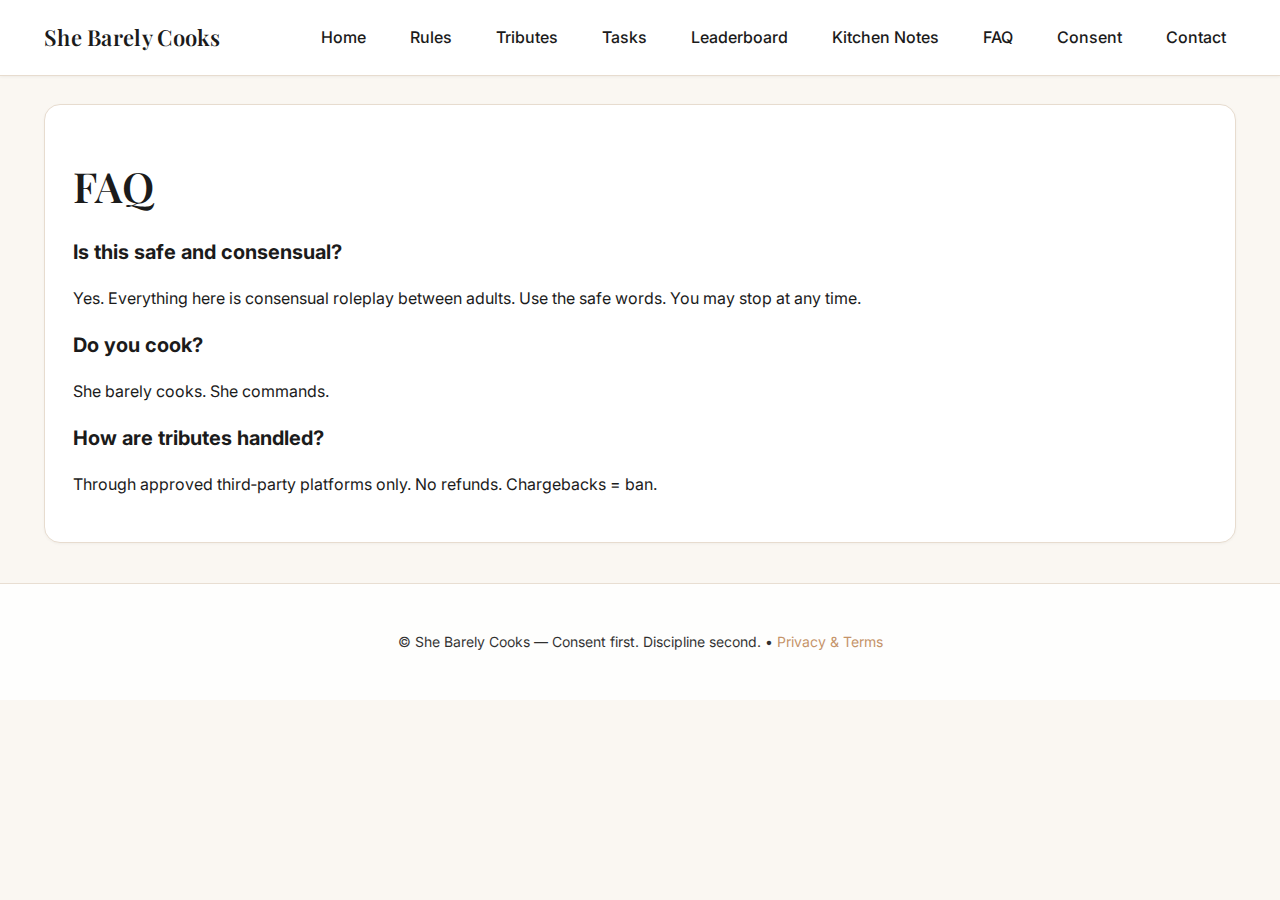
<file: faq.html>
<!doctype html>
<html lang="en">
<head>
  <meta charset="utf-8" />
  <meta name="viewport" content="width=device-width, initial-scale=1" />
  <title>FAQ — She Barely Cooks</title>
  <meta name="description" content="Maternal. Quiet. In control. Tribute before dinner. You may watch while I stir." />
  <meta property="og:title" content="FAQ — She Barely Cooks" />
  <meta property="og:description" content="Maternal. Quiet. In control. Tribute before dinner. You may watch while I stir." />
  <meta property="og:type" content="website" />
  <meta property="og:url" content="https://example.github.io/she-barely-cooks/" />
  <meta name="theme-color" content="#c08a5a" />
  <link rel="icon" href="/favicon.ico" />
  <link rel="preconnect" href="https://fonts.googleapis.com">
  <link href="https://fonts.googleapis.com/css2?family=Playfair+Display:wght@600&family=Inter:wght@400;600&display=swap" rel="stylesheet">
  <link rel="stylesheet" href="assets/css/style.css" />
</head>
<body>
<header class="site-header">
  <div class="wrap">
    <a class="brand" href="index.html">She Barely Cooks</a>
    <nav class="site-nav">
      <a href="index.html">Home</a>
      <a href="rules.html">Rules</a>
      <a href="tributes.html">Tributes</a>
      <a href="tasks.html">Tasks</a>
      <a href="leaderboard.html">Leaderboard</a>
      <a href="notes.html">Kitchen Notes</a>
      <a href="faq.html">FAQ</a>
      <a href="consent.html">Consent</a>
      <a href="contact.html">Contact</a>
    </nav>
  </div>
</header>
<main class="wrap">

  <section class="card">
    <h1>FAQ</h1>
    <h3>Is this safe and consensual?</h3>
    <p>Yes. Everything here is consensual roleplay between adults. Use the safe words. You may stop at any time.</p>
    <h3>Do you cook?</h3>
    <p>She barely cooks. She commands.</p>
    <h3>How are tributes handled?</h3>
    <p>Through approved third‑party platforms only. No refunds. Chargebacks = ban.</p>
  </section>

</main>
<footer class="site-footer">
  <div class="wrap">
    <p>© She Barely Cooks — Consent first. Discipline second. • <a href="privacy.html">Privacy & Terms</a></p>
  </div>
</footer>
<script src="assets/js/app.js"></script>
</body>
</html>
</file>
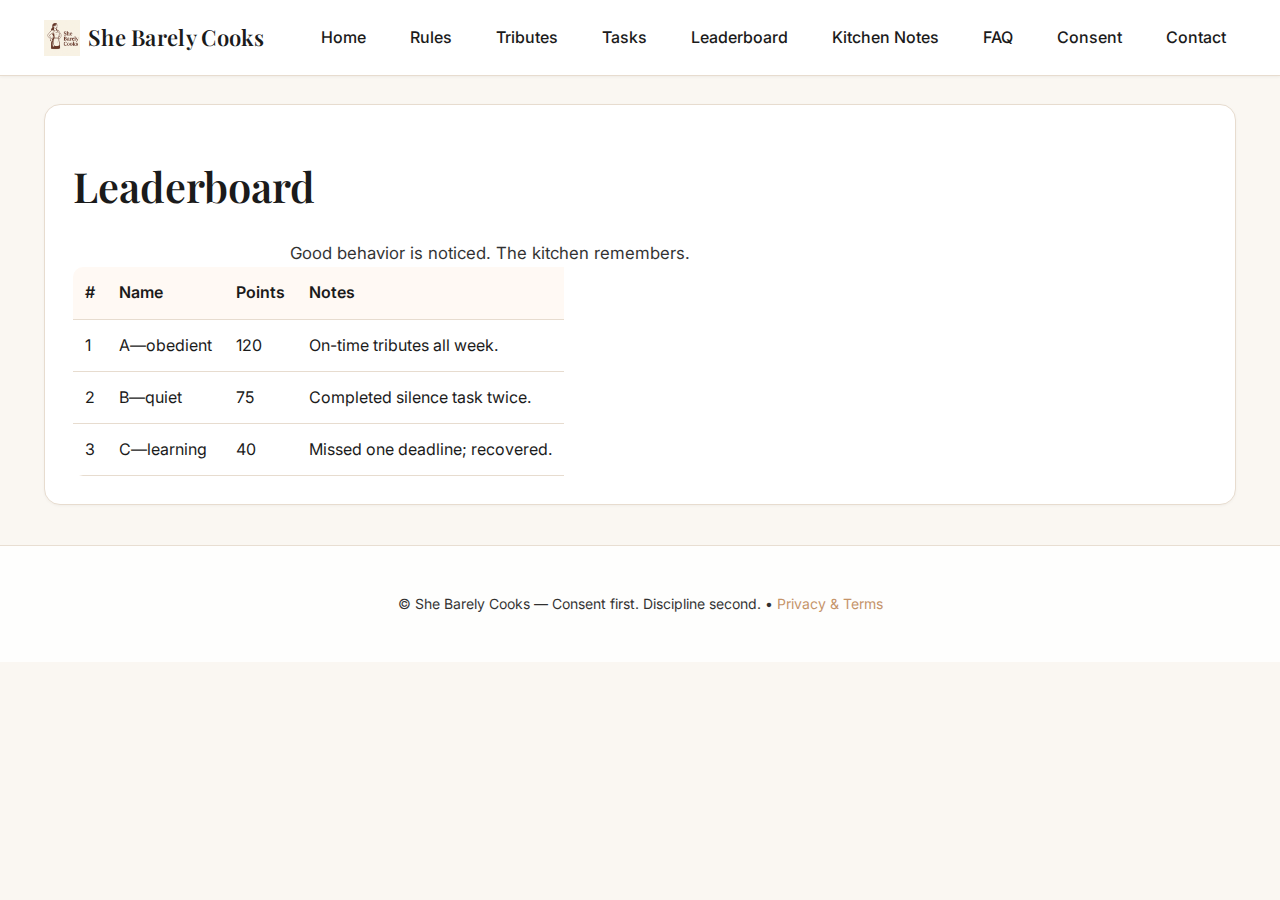
<file: leaderboard.html>
<!doctype html>
<html lang="en">
<head>
  <meta charset="utf-8" />
  <meta name="viewport" content="width=device-width, initial-scale=1" />
  <title>Leaderboard — She Barely Cooks</title>
  <meta name="description" content="Maternal. Quiet. In control. Tribute before dinner. You may watch while I stir." />
  <meta property="og:title" content="Leaderboard — She Barely Cooks" />
  <meta property="og:description" content="Maternal. Quiet. In control. Tribute before dinner. You may watch while I stir." />
  <meta property="og:type" content="website" />
  <meta property="og:url" content="https://example.github.io/she-barely-cooks/" />
  <meta name="theme-color" content="#c08a5a" />
  <link rel="icon" href="/favicon.ico" />
  <link rel="preconnect" href="https://fonts.googleapis.com">
  <link href="https://fonts.googleapis.com/css2?family=Playfair+Display:wght@600&family=Inter:wght@400;600&display=swap" rel="stylesheet">
  <link rel="stylesheet" href="assets/css/style.css" />
</head>
<body>
<header class="site-header">
  <div class="wrap">
    <a class="brand" href="index.html">
      <img src="assets/img/she-barely-cooks-logo.png" alt="She Barely Cooks logo" class="logo">
      <span>She Barely Cooks</span>
    </a>
    <nav class="site-nav">
      <a href="index.html">Home</a>
      <a href="rules.html">Rules</a>
      <a href="tributes.html">Tributes</a>
      <a href="tasks.html">Tasks</a>
      <a href="leaderboard.html">Leaderboard</a>
      <a href="notes.html">Kitchen Notes</a>
      <a href="faq.html">FAQ</a>
      <a href="consent.html">Consent</a>
      <a href="contact.html">Contact</a>
    </nav>
  </div>
</header>
<main class="wrap">

  <section class="card">
    <h1>Leaderboard</h1>
    <p class="lead">Good behavior is noticed. The kitchen remembers.</p>
    <table id="leaderboard" class="table">
      <thead><tr><th>#</th><th>Name</th><th>Points</th><th>Notes</th></tr></thead>
      <tbody></tbody>
    </table>
  </section>

</main>
<footer class="site-footer">
  <div class="wrap">
    <p>© She Barely Cooks — Consent first. Discipline second. • <a href="privacy.html">Privacy & Terms</a></p>
  </div>
</footer>
<script src="assets/js/app.js"></script>
</body>
</html>
</file>
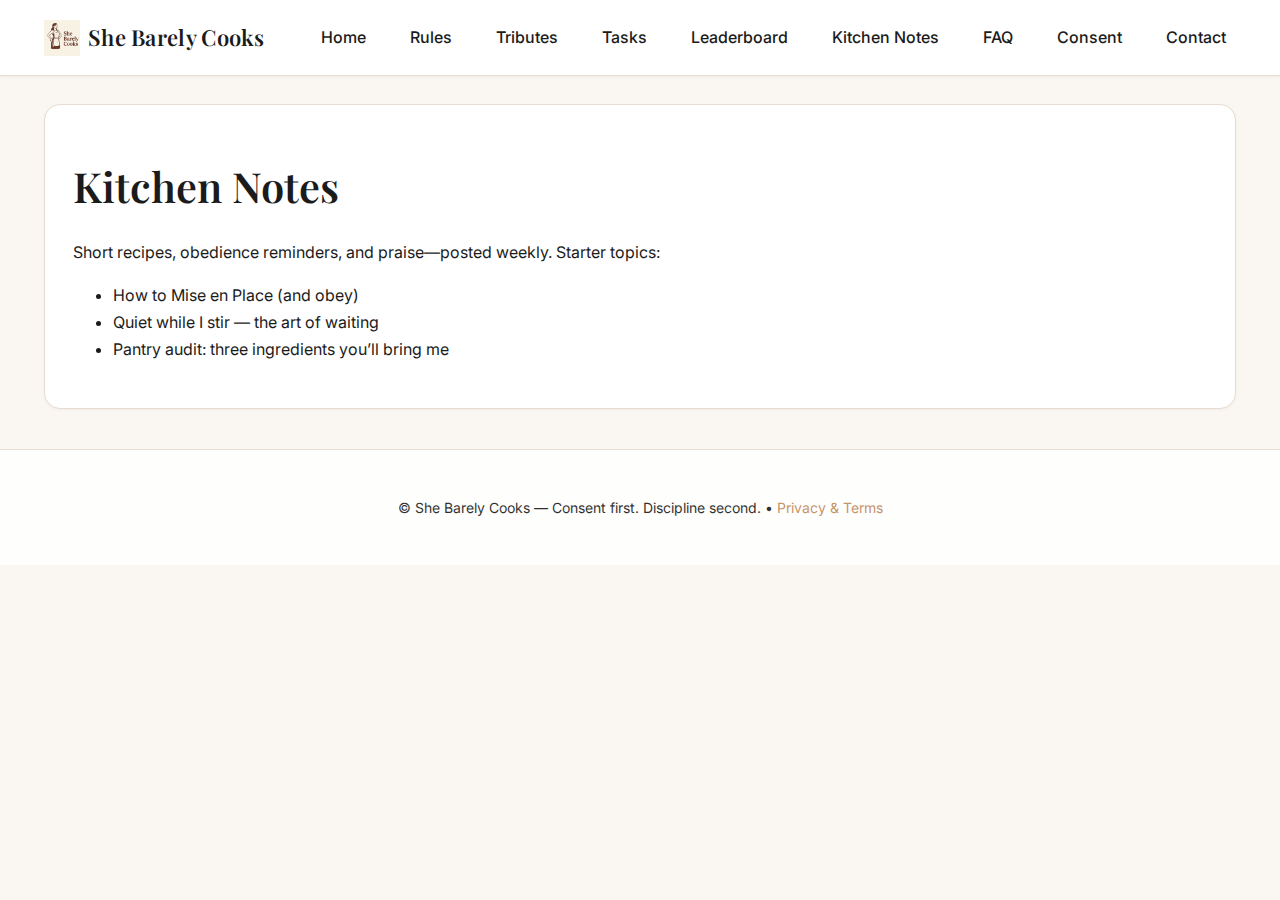
<file: notes.html>
<!doctype html>
<html lang="en">
<head>
  <meta charset="utf-8" />
  <meta name="viewport" content="width=device-width, initial-scale=1" />
  <title>Kitchen Notes — She Barely Cooks</title>
  <meta name="description" content="Maternal. Quiet. In control. Tribute before dinner. You may watch while I stir." />
  <meta property="og:title" content="Kitchen Notes — She Barely Cooks" />
  <meta property="og:description" content="Maternal. Quiet. In control. Tribute before dinner. You may watch while I stir." />
  <meta property="og:type" content="website" />
  <meta property="og:url" content="https://example.github.io/she-barely-cooks/" />
  <meta name="theme-color" content="#c08a5a" />
  <link rel="icon" href="/favicon.ico" />
  <link rel="preconnect" href="https://fonts.googleapis.com">
  <link href="https://fonts.googleapis.com/css2?family=Playfair+Display:wght@600&family=Inter:wght@400;600&display=swap" rel="stylesheet">
  <link rel="stylesheet" href="assets/css/style.css" />
</head>
<body>
<header class="site-header">
  <div class="wrap">
    <a class="brand" href="index.html">
      <img src="assets/img/she-barely-cooks-logo.png" alt="She Barely Cooks logo" class="logo">
      <span>She Barely Cooks</span>
    </a>
    <nav class="site-nav">
      <a href="index.html">Home</a>
      <a href="rules.html">Rules</a>
      <a href="tributes.html">Tributes</a>
      <a href="tasks.html">Tasks</a>
      <a href="leaderboard.html">Leaderboard</a>
      <a href="notes.html">Kitchen Notes</a>
      <a href="faq.html">FAQ</a>
      <a href="consent.html">Consent</a>
      <a href="contact.html">Contact</a>
    </nav>
  </div>
</header>
<main class="wrap">

  <section class="card">
    <h1>Kitchen Notes</h1>
    <p>Short recipes, obedience reminders, and praise—posted weekly. Starter topics:</p>
    <ul>
      <li>How to Mise en Place (and obey)</li>
      <li>Quiet while I stir — the art of waiting</li>
      <li>Pantry audit: three ingredients you’ll bring me</li>
    </ul>
  </section>

</main>
<footer class="site-footer">
  <div class="wrap">
    <p>© She Barely Cooks — Consent first. Discipline second. • <a href="privacy.html">Privacy & Terms</a></p>
  </div>
</footer>
<script src="assets/js/app.js"></script>
</body>
</html>
</file>
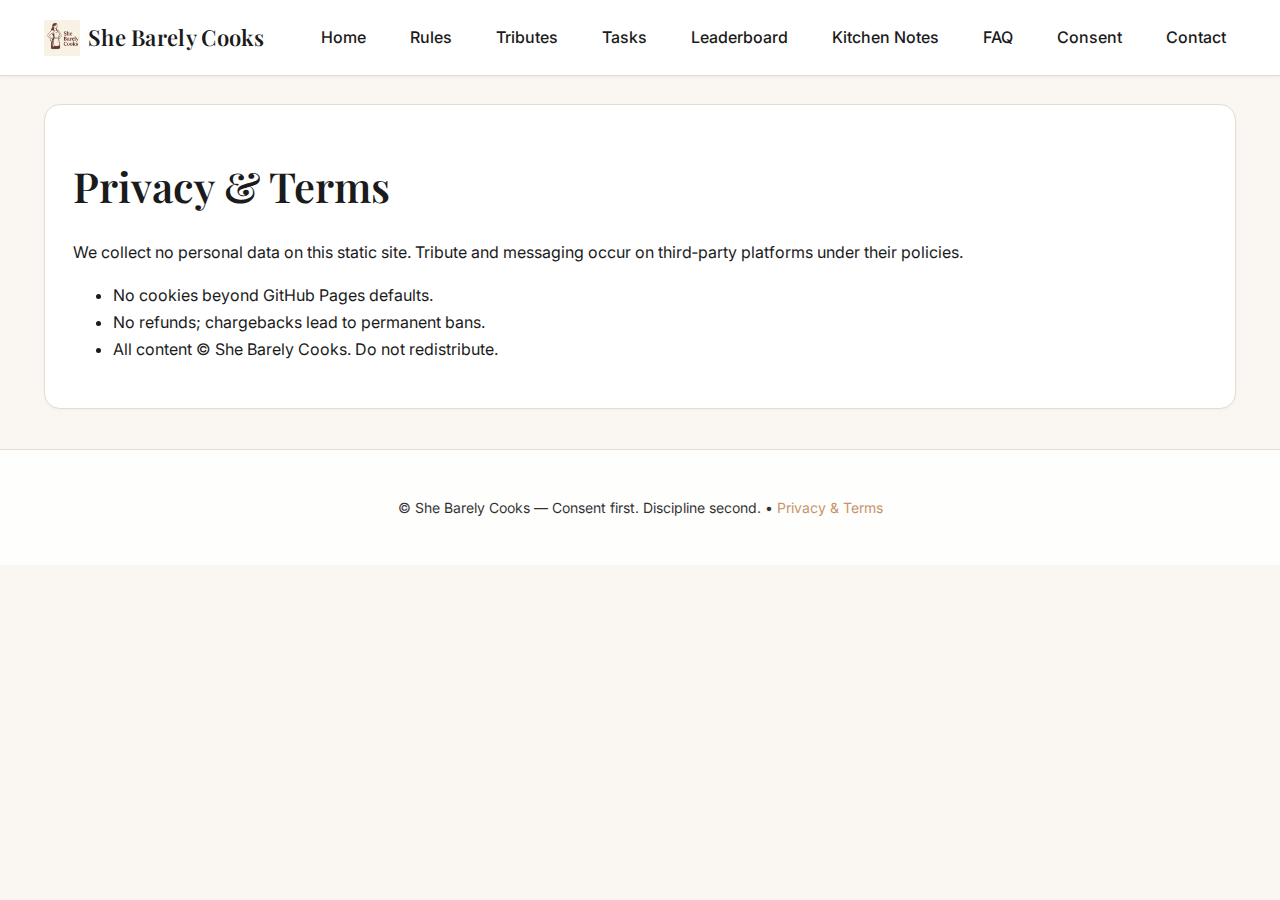
<file: privacy.html>
<!doctype html>
<html lang="en">
<head>
  <meta charset="utf-8" />
  <meta name="viewport" content="width=device-width, initial-scale=1" />
  <title>Privacy & Terms — She Barely Cooks</title>
  <meta name="description" content="Maternal. Quiet. In control. Tribute before dinner. You may watch while I stir." />
  <meta property="og:title" content="Privacy & Terms — She Barely Cooks" />
  <meta property="og:description" content="Maternal. Quiet. In control. Tribute before dinner. You may watch while I stir." />
  <meta property="og:type" content="website" />
  <meta property="og:url" content="https://example.github.io/she-barely-cooks/" />
  <meta name="theme-color" content="#c08a5a" />
  <link rel="icon" href="/favicon.ico" />
  <link rel="preconnect" href="https://fonts.googleapis.com">
  <link href="https://fonts.googleapis.com/css2?family=Playfair+Display:wght@600&family=Inter:wght@400;600&display=swap" rel="stylesheet">
  <link rel="stylesheet" href="assets/css/style.css" />
</head>
<body>
<header class="site-header">
  <div class="wrap">
    <a class="brand" href="index.html">
      <img src="assets/img/she-barely-cooks-logo.png" alt="She Barely Cooks logo" class="logo">
      <span>She Barely Cooks</span>
    </a>
    <nav class="site-nav">
      <a href="index.html">Home</a>
      <a href="rules.html">Rules</a>
      <a href="tributes.html">Tributes</a>
      <a href="tasks.html">Tasks</a>
      <a href="leaderboard.html">Leaderboard</a>
      <a href="notes.html">Kitchen Notes</a>
      <a href="faq.html">FAQ</a>
      <a href="consent.html">Consent</a>
      <a href="contact.html">Contact</a>
    </nav>
  </div>
</header>
<main class="wrap">

  <section class="card">
    <h1>Privacy & Terms</h1>
    <p>We collect no personal data on this static site. Tribute and messaging occur on third‑party platforms under their policies.</p>
    <ul>
      <li>No cookies beyond GitHub Pages defaults.</li>
      <li>No refunds; chargebacks lead to permanent bans.</li>
      <li>All content © She Barely Cooks. Do not redistribute.</li>
    </ul>
  </section>

</main>
<footer class="site-footer">
  <div class="wrap">
    <p>© She Barely Cooks — Consent first. Discipline second. • <a href="privacy.html">Privacy & Terms</a></p>
  </div>
</footer>
<script src="assets/js/app.js"></script>
</body>
</html>
</file>
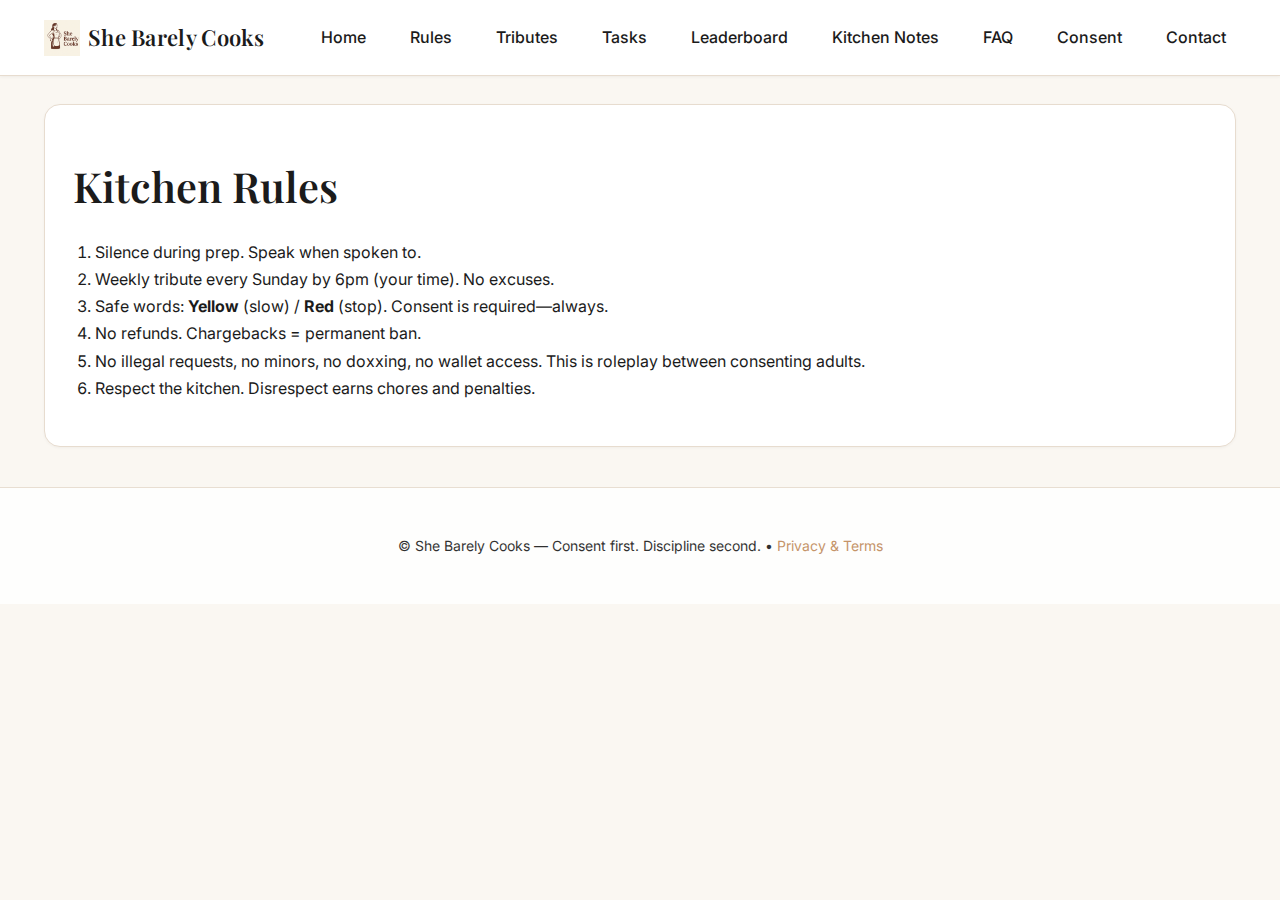
<file: rules.html>
<!doctype html>
<html lang="en">
<head>
  <meta charset="utf-8" />
  <meta name="viewport" content="width=device-width, initial-scale=1" />
  <title>Rules — She Barely Cooks</title>
  <meta name="description" content="Maternal. Quiet. In control. Tribute before dinner. You may watch while I stir." />
  <meta property="og:title" content="Rules — She Barely Cooks" />
  <meta property="og:description" content="Maternal. Quiet. In control. Tribute before dinner. You may watch while I stir." />
  <meta property="og:type" content="website" />
  <meta property="og:url" content="https://example.github.io/she-barely-cooks/" />
  <meta name="theme-color" content="#c08a5a" />
  <link rel="icon" href="/favicon.ico" />
  <link rel="preconnect" href="https://fonts.googleapis.com">
  <link href="https://fonts.googleapis.com/css2?family=Playfair+Display:wght@600&family=Inter:wght@400;600&display=swap" rel="stylesheet">
  <link rel="stylesheet" href="assets/css/style.css" />
</head>
<body>
<header class="site-header">
  <div class="wrap">
    <a class="brand" href="index.html">
      <img src="assets/img/she-barely-cooks-logo.png" alt="She Barely Cooks logo" class="logo">
      <span>She Barely Cooks</span>
    </a>
    <nav class="site-nav">
      <a href="index.html">Home</a>
      <a href="rules.html">Rules</a>
      <a href="tributes.html">Tributes</a>
      <a href="tasks.html">Tasks</a>
      <a href="leaderboard.html">Leaderboard</a>
      <a href="notes.html">Kitchen Notes</a>
      <a href="faq.html">FAQ</a>
      <a href="consent.html">Consent</a>
      <a href="contact.html">Contact</a>
    </nav>
  </div>
</header>
<main class="wrap">

  <article class="card">
    <h1>Kitchen Rules</h1>
    <ol class="rules">
      <li>Silence during prep. Speak when spoken to.</li>
      <li>Weekly tribute every Sunday by 6pm (your time). No excuses.</li>
      <li>Safe words: <strong>Yellow</strong> (slow) / <strong>Red</strong> (stop). Consent is required—always.</li>
      <li>No refunds. Chargebacks = permanent ban.</li>
      <li>No illegal requests, no minors, no doxxing, no wallet access. This is roleplay between consenting adults.</li>
      <li>Respect the kitchen. Disrespect earns chores and penalties.</li>
    </ol>
  </article>

</main>
<footer class="site-footer">
  <div class="wrap">
    <p>© She Barely Cooks — Consent first. Discipline second. • <a href="privacy.html">Privacy & Terms</a></p>
  </div>
</footer>
<script src="assets/js/app.js"></script>
</body>
</html>
</file>
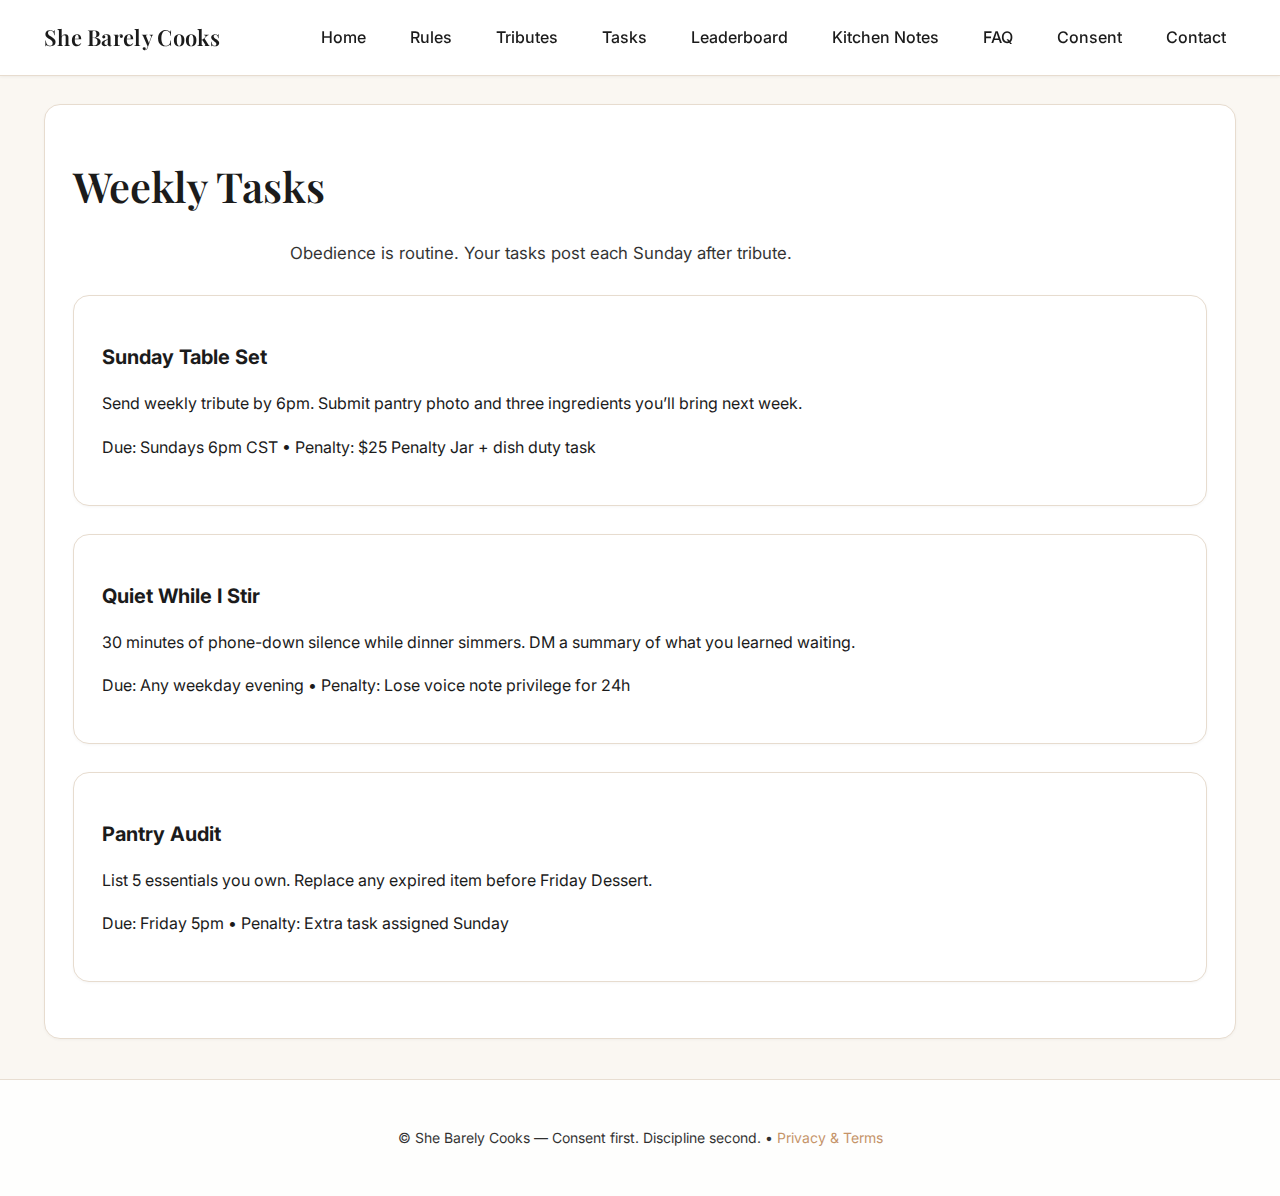
<file: tasks.html>
<!doctype html>
<html lang="en">
<head>
  <meta charset="utf-8" />
  <meta name="viewport" content="width=device-width, initial-scale=1" />
  <title>Tasks — She Barely Cooks</title>
  <meta name="description" content="Maternal. Quiet. In control. Tribute before dinner. You may watch while I stir." />
  <meta property="og:title" content="Tasks — She Barely Cooks" />
  <meta property="og:description" content="Maternal. Quiet. In control. Tribute before dinner. You may watch while I stir." />
  <meta property="og:type" content="website" />
  <meta property="og:url" content="https://example.github.io/she-barely-cooks/" />
  <meta name="theme-color" content="#c08a5a" />
  <link rel="icon" href="/favicon.ico" />
  <link rel="preconnect" href="https://fonts.googleapis.com">
  <link href="https://fonts.googleapis.com/css2?family=Playfair+Display:wght@600&family=Inter:wght@400;600&display=swap" rel="stylesheet">
  <link rel="stylesheet" href="assets/css/style.css" />
</head>
<body>
<header class="site-header">
  <div class="wrap">
    <a class="brand" href="index.html">She Barely Cooks</a>
    <nav class="site-nav">
      <a href="index.html">Home</a>
      <a href="rules.html">Rules</a>
      <a href="tributes.html">Tributes</a>
      <a href="tasks.html">Tasks</a>
      <a href="leaderboard.html">Leaderboard</a>
      <a href="notes.html">Kitchen Notes</a>
      <a href="faq.html">FAQ</a>
      <a href="consent.html">Consent</a>
      <a href="contact.html">Contact</a>
    </nav>
  </div>
</header>
<main class="wrap">

  <section class="card">
    <h1>Weekly Tasks</h1>
    <p class="lead">Obedience is routine. Your tasks post each Sunday after tribute.</p>
    <div id="tasks" class="task-list"></div>
  </section>

</main>
<footer class="site-footer">
  <div class="wrap">
    <p>© She Barely Cooks — Consent first. Discipline second. • <a href="privacy.html">Privacy & Terms</a></p>
  </div>
</footer>
<script src="assets/js/app.js"></script>
</body>
</html>
</file>
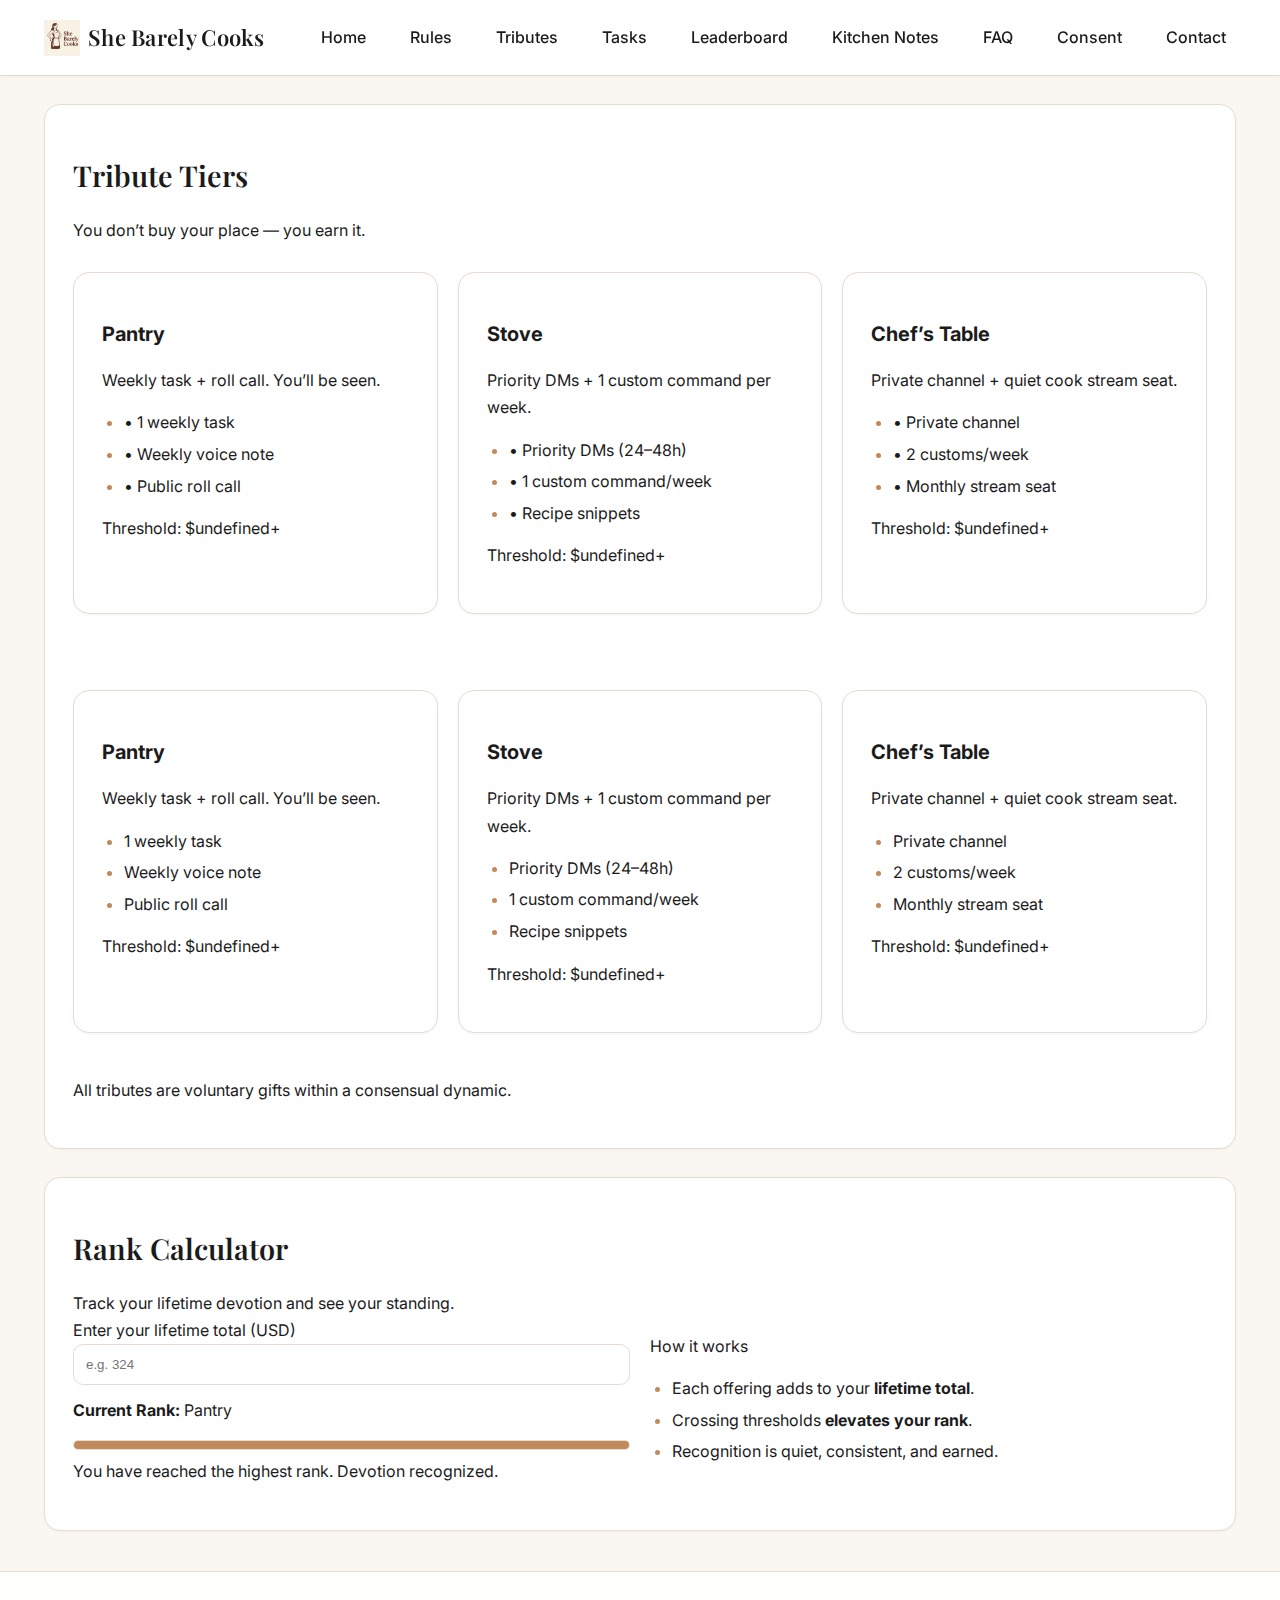
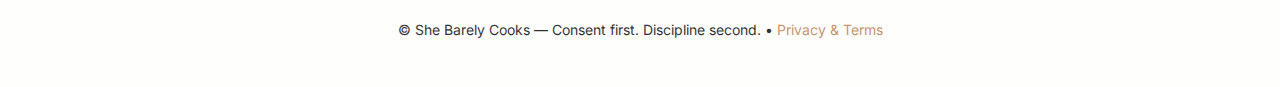
<file: tributes.html>
<!doctype html>
<html lang="en">
<head>
  <meta charset="utf-8" />
  <meta name="viewport" content="width=device-width, initial-scale=1" />
  <title>Tributes — She Barely Cooks</title>
  <meta name="description" content="Maternal. Quiet. In control. Tribute before dinner. You may watch while I stir." />
  <meta property="og:title" content="Tributes — She Barely Cooks" />
  <meta property="og:description" content="Maternal. Quiet. In control. Tribute before dinner. You may watch while I stir." />
  <meta property="og:type" content="website" />
  <meta property="og:url" content="https://example.github.io/she-barely-cooks/" />
  <meta name="theme-color" content="#c08a5a" />
  <link rel="icon" href="/favicon.ico" />
  <link rel="preconnect" href="https://fonts.googleapis.com">
  <link href="https://fonts.googleapis.com/css2?family=Playfair+Display:wght@600&family=Inter:wght@400;600&display=swap" rel="stylesheet">
  <link rel="stylesheet" href="assets/css/style.css" />
</head>
<body>
<header class="site-header">
  <div class="wrap">
    <a class="brand" href="index.html">
      <img src="assets/img/she-barely-cooks-logo.png" alt="She Barely Cooks logo" class="logo">
      <span>She Barely Cooks</span>
    </a>
    <nav class="site-nav">
      <a href="index.html">Home</a>
      <a href="rules.html">Rules</a>
      <a href="tributes.html">Tributes</a>
      <a href="tasks.html">Tasks</a>
      <a href="leaderboard.html">Leaderboard</a>
      <a href="notes.html">Kitchen Notes</a>
      <a href="faq.html">FAQ</a>
      <a href="consent.html">Consent</a>
      <a href="contact.html">Contact</a>
    </nav>
  </div>
</header>
<main class="wrap">

<section class="card">
  <div class="section-head">
    <h2>Tribute Tiers</h2>
    <span class="muted">You don’t buy your place — you earn it.</span>
  </div>
  <div id="tiers-grid" class="grid two"></div>
  <p class="muted mini">All tributes are voluntary gifts within a consensual dynamic.</p>
</section>

<section class="card">
  <div class="section-head">
    <h2>Rank Calculator</h2>
    <span class="muted">Track your lifetime devotion and see your standing.</span>
  </div>
  <div class="grid two">
    <div>
      <label for="lifetimeTotal" class="muted mini">Enter your lifetime total (USD)</label>
      <input id="lifetimeTotal" type="number" min="0" step="1" placeholder="e.g. 324" style="width:100%;padding:12px;border:1px solid var(--soft);border-radius:10px;background:#fff;">
      <p id="rankOutput" class="note" style="margin-top:12px;">—</p>
      <div aria-label="progress" style="height:10px;border-radius:999px;background:#f2e9df;border:1px solid var(--soft);overflow:hidden;">
        <div id="rankBar" style="height:100%;width:0%;background:var(--accent);"></div>
      </div>
      <p id="nextStep" class="mini muted" style="margin-top:8px;">—</p>
    </div>
    <div>
      <p class="note-inline">How it works</p>
      <ul class="list-clean">
        <li>Each offering adds to your <strong>lifetime total</strong>.</li>
        <li>Crossing thresholds <strong>elevates your rank</strong>.</li>
        <li>Recognition is quiet, consistent, and earned.</li>
      </ul>
    </div>
  </div>
</section>

<style>
  /* Clean single-bullet list style */
  .list-clean {
    list-style-type: disc;
    padding-left: 22px;
    margin: 10px 0 0;
  }

  .list-clean li {
    margin: 6px 0;
    line-height: 1.6;
  }

  /* Optional: accent color bullets */
  .list-clean li::marker {
    color: var(--accent);
  }
</style>

<script>
async function getJSON(p){ 
  try{ 
    const r=await fetch(p,{cache:'no-store'}); 
    if(!r.ok) throw 0; 
    return await r.json(); 
  }catch(e){ 
    return null; 
  } 
}

function el(t,a={},c=[]){
  const n=document.createElement(t); 
  for(const[k,v] of Object.entries(a)){ 
    if(k==='class') n.className=v; 
    else if(k==='html') n.innerHTML=v; 
    else n.setAttribute(k,v); 
  } 
  for(const x of c){ 
    n.appendChild(typeof x==='string'?document.createTextNode(x):x); 
  } 
  return n;
}

document.addEventListener('DOMContentLoaded', async () => {
  // Render tiers
  const grid = document.getElementById('tiers-grid');
  const tiers = await getJSON('data/tiers.json');
  if(grid && Array.isArray(tiers)){
    tiers.forEach(t=>{
      // 🟢 FIXED: Removed extra bullet in <li> content
      const perksList = el('ul',{class:'list-clean'}, (t.perks||[]).map(p=>el('li',{},[p])));
      grid.appendChild(
        el('div',{class:'card'},[
          el('h3',{},[t.token ? t.token+' ' : '', t.name]),
          el('p',{class:'muted'},[t.description||'']),
          perksList,
          el('p',{class:'mini muted'},[
            typeof t.max === 'number'
              ? `Threshold: $${t.min}–$${t.max}`
              : `Threshold: $${t.min}+`
          ])
        ])
      );
    });
  } else if(grid) {
    grid.appendChild(el('p',{class:'muted'},['Tiers will post soon.']));
  }

  // Rank calculator
  const input = document.getElementById('lifetimeTotal');
  const out = document.getElementById('rankOutput');
  const bar = document.getElementById('rankBar');
  const next = document.getElementById('nextStep');

  function computeRank(val, tiers){
    let current = tiers[0], nextTier = null;
    for(let i=0;i<tiers.length;i++){
      const t = tiers[i];
      const max = (typeof t.max === 'number') ? t.max : Infinity;
      if(val >= t.min && val <= max){ current = t; nextTier = tiers[i+1] || null; break; }
      if(val >= t.min && max === Infinity){ current = t; nextTier = null; break; }
    }
    return {current, nextTier};
  }

  function update(){
    const val = Math.max(0, Number(input.value||0));
    if(!Array.isArray(tiers)) return;
    const {current, nextTier} = computeRank(val, tiers);

    out.innerHTML = `<strong>Current Rank:</strong> ${current.token? current.token+' ' : ''}${current.name}`;

    if(nextTier){
      const toGo = Math.max(0, nextTier.min - val);
      const progress = Math.max(0, Math.min(1, (val - current.min) / ((current.max ?? val) - current.min || 1)));
      bar.style.width = (progress*100).toFixed(1) + '%';
      next.textContent = `Next: ${nextTier.name} at $${nextTier.min} (you’re $${toGo} away).`;
    } else {
      bar.style.width = '100%';
      next.textContent = `You have reached the highest rank. Devotion recognized.`;
    }
  }

  if(input){ input.addEventListener('input', update); update(); }
});
</script>

<script>
async function getJSON(p){ try{ const r=await fetch(p,{cache:'no-store'}); if(!r.ok) throw 0; return await r.json(); } catch(e){ return null; } }
function el(t,a={},c=[]){const n=document.createElement(t); for(const[k,v] of Object.entries(a)){ if(k==='class') n.className=v; else if(k==='html') n.innerHTML=v; else n.setAttribute(k,v); } for(const x of c){ n.appendChild(typeof x==='string'?document.createTextNode(x):x); } return n;}

document.addEventListener('DOMContentLoaded', async () => {
  // Render tiers
  const grid = document.getElementById('tiers-grid');
  const tiers = await getJSON('data/tiers.json');
  if(grid && Array.isArray(tiers)){
    tiers.forEach(t=>{
      const perksList = el('ul',{class:'list-clean'}, (t.perks||[]).map(p=>el('li',{},['• ',p])));
      grid.appendChild(
        el('div',{class:'card'},[
          el('h3',{},[t.token ? t.token+' ' : '', t.name]),
          el('p',{class:'muted'},[t.description||'']),
          perksList,
          el('p',{class:'mini muted'},[
            typeof t.max === 'number'
              ? `Threshold: $${t.min}–$${t.max}`
              : `Threshold: $${t.min}+`
          ])
        ])
      );
    });
  } else if(grid) {
    grid.appendChild(el('p',{class:'muted'},['Tiers will post soon.']));
  }

  // Rank calculator
  const input = document.getElementById('lifetimeTotal');
  const out = document.getElementById('rankOutput');
  const bar = document.getElementById('rankBar');
  const next = document.getElementById('nextStep');

  function computeRank(val, tiers){
    let current = tiers[0], nextTier = null;
    for(let i=0;i<tiers.length;i++){
      const t = tiers[i];
      const max = (typeof t.max === 'number') ? t.max : Infinity;
      if(val >= t.min && val <= max){ current = t; nextTier = tiers[i+1] || null; break; }
      if(val >= t.min && max === Infinity){ current = t; nextTier = null; break; }
    }
    return {current, nextTier};
  }

  function update(){
    const val = Math.max(0, Number(input.value||0));
    if(!Array.isArray(tiers)) return;
    const {current, nextTier} = computeRank(val, tiers);

    out.innerHTML = `<strong>Current Rank:</strong> ${current.token? current.token+' ' : ''}${current.name}`;

    if(nextTier){
      const range = (nextTier.max ?? Infinity) - nextTier.min;
      const progress = Math.max(0, Math.min(1, (val - current.min) / ((current.max ?? val) - current.min || 1)));
      const toGo = Math.max(0, nextTier.min - val);
      bar.style.width = (progress*100).toFixed(1) + '%';
      next.textContent = `Next: ${nextTier.name} at $${nextTier.min} (you’re $${toGo} away).`;
    } else {
      bar.style.width = '100%';
      next.textContent = `You have reached the highest rank. Devotion recognized.`;
    }
  }

  if(input){ input.addEventListener('input', update); update(); }
});
</script>

</main>
<footer class="site-footer">
  <div class="wrap">
    <p>© She Barely Cooks — Consent first. Discipline second. • <a href="privacy.html">Privacy & Terms</a></p>
  </div>
</footer>
<script src="assets/js/app.js"></script>
</body>
</html>
</file>
<file: assets/css/style.css>
:root {
  --bg: #faf7f2;
  --ink: #1b1b1b;
  --accent: #c08a5a;
  --soft: #e7dccf;
  --card: #ffffff;
  --focus: #b87742; /* higher contrast for focus outlines */
}

/* ------------------ */
/* RESET & BASE STYLES */
/* ------------------ */
*,
*::before,
*::after { box-sizing: border-box; }

html, body {
  margin: 0;
  padding: 0;
  scroll-behavior: smooth;
}

body {
  font-family: Inter, system-ui, -apple-system, Segoe UI, Roboto, sans-serif;
  background: var(--bg);
  color: var(--ink);
  line-height: 1.7;
  font-size: 16px;
}

/* links */
a {
  color: var(--accent);
  text-decoration: none;
  transition: color .2s ease, background .2s ease;
}
a:hover, a:focus { color: var(--ink); }
a:focus-visible {
  outline: 2px solid var(--focus);
  outline-offset: 3px;
  border-radius: 4px;
}

/* ------------------ */
/* LAYOUT WRAPPER */
/* ------------------ */
.wrap {
  max-width: 1100px;
  margin: 0 auto;
  padding: 0 24px;
}
@media (max-width: 720px) {
  .wrap { padding: 0 16px; }
}

/* ------------------ */
/* HEADER */
/* ------------------ */
.site-header {
  border-bottom: 1px solid var(--soft);
  background: #fff;
  position: sticky;
  top: 0;
  z-index: 100;
  box-shadow: 0 1px 3px rgba(0,0,0,.05);
}
.site-header .wrap {
  display: flex;
  align-items: center;
  justify-content: space-between;
  flex-wrap: nowrap;
  gap: 24px;
  padding: 16px 24px;
  overflow-x: auto;
}
.logo { height: 36px; width: auto; display: block; object-fit: contain; transition: transform .2s ease; }
.logo:hover { transform: scale(1.04); }
.brand {
  display: flex; align-items: center; gap: 8px;
  font-family: "Playfair Display", serif; font-size: 22px; font-weight: 600;
  color: var(--ink); letter-spacing: .3px; text-decoration: none;
}
.site-nav { display: flex; align-items: center; gap: 24px; white-space: nowrap; }
.site-nav a { font-weight: 500; color: var(--ink); padding: 8px 10px; border-radius: 8px; }
.site-nav a:hover, .site-nav a:focus { background: var(--soft); }

/* ------------------ */
/* FORM CARD (NEW / UPDATED) */
/* ------------------ */
.form-card {
  background: var(--card);
  border: 1px solid var(--soft);
  border-radius: 16px;
  box-shadow: 0 4px 16px rgba(0,0,0,.08);
  padding: 2.5rem;
  margin: 3rem auto;
  width: 100%;
  max-width: 900px; /* wider form */
}

/* structure */
form { display: flex; flex-direction: column; gap: 1.25rem; }

/* inputs */
form input[type="text"],
form input[type="email"],
form input[type="number"],
form input[type="url"],
form input[type="tel"],
form textarea,
form select {
  width: 100%;
  padding: .9rem 1rem;
  border-radius: 10px;
  border: 1px solid #ddd0c6;
  background: #fffaf8;
  color: #333;
  font-size: 1rem;
  font-family: inherit;
}
form input::placeholder, form textarea::placeholder { color: #b39f8f; }

/* button */
form button[type="submit"] {
  align-self: center;
  background: var(--accent);
  color: #fff;
  border: none;
  border-radius: 10px;
  padding: .9rem 2.2rem;
  font-size: 1.1rem;
  font-weight: 600;
  cursor: pointer;
  transition: background-color .2s ease, transform .1s ease;
}
form button[type="submit"]:hover { background: #a56b42; }
form button[type="submit"]:active { transform: translateY(1px); }

/* keep children from shrinking oddly in flex */
.important-consent { flex: 0 0 auto; }

/* ------------------ */
/* IMPORTANT CONSENT CARD (UPDATED) */
/* stays INSIDE the form width */
/* ------------------ */
.important-consent {
  background: #1f1f1f;
  color: #f1f1f1;
  border-radius: 16px;
  border: 1px solid rgba(255,255,255,.08);
  box-shadow: 0 8px 20px rgba(0,0,0,.3);
  width: 100%;            /* <= key: fill the form width */
  max-width: 100%;        /* <= never exceed the form */
  box-sizing: border-box; /* <= include padding in width */
  padding: 2rem;
  margin: 1rem 0;
  line-height: 1.8;
  font-size: 1.05rem;
}

/* label layout */
.important-consent label {
  display: flex;
  align-items: flex-start;
  gap: 1rem;
  cursor: pointer;
}

/* custom checkbox */
.important-consent input[type="checkbox"]{
  flex-shrink: 0;
  width: 28px; height: 28px;
  margin-top: 6px;
  border-radius: 8px;
  border: 2px solid rgba(255,255,255,.4);
  background: #2b2b2b;
  accent-color: var(--accent); /* native color for modern browsers */
  cursor: pointer;
}
.important-consent input[type="checkbox"]:focus-visible {
  outline: 3px solid var(--focus);
  outline-offset: 2px;
}

/* text accents */
.important-consent .title strong { color: #ff6961; }
.important-consent em { color: #9bbcf9; font-style: normal; }

/* ------------------ */
/* LISTS */
/* ------------------ */
.list-clean { list-style-type: disc; list-style-position: outside; padding-left: 22px; margin: 10px 0 0; }
.list-clean li { margin: 6px 0; line-height: 1.6; }
.list-clean li::marker { color: var(--accent); }

/* fallback for older browsers */
@supports not (selector(li::marker)) {
  .list-clean { list-style: none; padding-left: 0; }
  .list-clean li { position: relative; padding-left: 18px; }
  .list-clean li::before { content: "•"; position: absolute; left: 0; top: 0; color: var(--accent); line-height: 1.6; }
}

/* ------------------ */
/* HERO */
/* ------------------ */
.hero { padding: 56px 0 32px; text-align: center; }
.hero h1 { font-family:"Playfair Display",serif; font-size: 2rem; margin-bottom: 8px; color: var(--ink); }
.lead { opacity: .9; max-width: 700px; margin: 0 auto; font-size: 1.05rem; }

/* ------------------ */
/* CARDS & GRID */
/* ------------------ */
.card {
  background: var(--card);
  border: 1px solid var(--soft);
  border-radius: 16px;
  padding: 28px;
  margin: 28px 0;
  box-shadow: 0 1px 3px rgba(0,0,0,.04);
  transition: transform .2s ease, box-shadow .2s ease;
}
.card.fade-up { opacity: 0; transform: translateY(10px); animation: fadeUp .7s ease forwards; }
@keyframes fadeUp { to { opacity: 1; transform: translateY(0); } }
.card:hover { transform: translateY(-2px); box-shadow: 0 2px 6px rgba(0,0,0,.05); }

.grid { display: grid; gap: 20px; }
.grid.two { grid-template-columns: repeat(auto-fit, minmax(280px, 1fr)); }
.grid.three { grid-template-columns: repeat(auto-fit, minmax(220px, 1fr)); }

/* ------------------ */
/* CTAS */
/* ------------------ */
.cta-row { display: flex; gap: 10px; flex-wrap: wrap; justify-content: center; margin-top: 20px; }
.cta {
  display: inline-block; padding: 12px 18px; border: 1px solid var(--accent);
  border-radius: 12px; font-weight: 600; color: var(--ink); transition: all .2s ease;
  text-decoration: none;
}
.cta.fill { background: var(--accent); color: #fff; }
.cta:hover, .cta:focus { opacity: .9; transform: translateY(-1px); background: var(--accent); color: #fff; }

/* ------------------ */
/* TABLES */
/* ------------------ */
.rules { padding-left: 22px; margin-top: 12px; }
.table { width: 100%; border-collapse: collapse; border-radius: 10px; overflow: hidden; }
.table th, .table td { border-bottom: 1px solid var(--soft); padding: 12px; text-align: left; }
.table th { background: #fff9f4; font-weight: 600; }

/* ------------------ */
/* FOOTER */
/* ------------------ */
.site-footer {
  border-top: 1px solid var(--soft);
  padding: 32px 0;
  margin-top: 40px;
  background: #fff;
  text-align: center;
  font-size: 14px;
  color: var(--ink);
  opacity: .9;
}
.site-footer a { color: var(--accent); }
.site-footer a:hover { text-decoration: underline; }

/* ------------------ */
/* TYPOGRAPHY SCALE */
/* ------------------ */
h1 { font-family:"Playfair Display",serif; font-weight:600; line-height:1.2; font-size: clamp(1.8rem, 2.5vw + 1.2rem, 2.6rem); }
h2 { font-family:"Playfair Display",serif; font-weight:600; line-height:1.25; font-size: clamp(1.3rem, 1.4vw + 1.1rem, 1.8rem); }
h3 { font-weight:700; line-height:1.3; font-size: clamp(1.05rem, 1vw + .9rem, 1.25rem); }

/* ------------------ */
/* RESPONSIVE POLISH */
/* ------------------ */
img, video { max-width: 100%; height: auto; }
.table { display: block; width: 100%; overflow-x: auto; -webkit-overflow-scrolling: touch; }
.table table { width: 100%; }

@media (pointer: coarse) {
  .site-nav a { padding: 10px 12px; }
  .cta { padding: 14px 18px; }
}

@media (max-width: 720px) {
  .site-header .wrap { flex-direction: column; align-items: flex-start; gap: 10px; }
  .site-nav { flex-wrap: wrap; gap: 8px; overflow-x: auto; padding-bottom: 4px; }
  .logo { height: 28px; }
  .hero { padding: 36px 0 20px; }
  .lead { font-size: 1rem; }
  .card { padding: 20px; margin: 18px 0; }
  .grid.two { grid-template-columns: 1fr; }
  .grid.three { grid-template-columns: repeat(auto-fit, minmax(180px, 1fr)); }
  .cta-row { justify-content: stretch; }
  .cta-row .cta { flex: 1 1 46%; text-align: center; }
  .cta-row .cta:nth-child(3n) { flex-basis: 100%; }
  .list-clean { padding-left: 18px; }
  .list-clean li { margin: 5px 0; }
  .site-footer { padding: 24px 0; }

  /* form/consent compact on phones */
  .form-card { padding: 1.5rem; max-width: 95%; }
  .important-consent { padding: 1.5rem; font-size: 1rem; }
  .important-consent label { flex-direction: column; }
  .important-consent input[type="checkbox"] { margin-top: 0; }
}

@media (max-width: 380px) {
  .wrap { padding: 0 14px; }
  .site-nav { gap: 6px; }
  .cta-row .cta { flex-basis: 100%; }
}
/* === FORM WIDTH OVERRIDES === */
.form-card {
  max-width: 1040px;          /* was 820px */
}

/* scale a touch more on very wide screens */
@media (min-width: 1280px) {
  .form-card { max-width: 1120px; }
}
/* === PAGE CONTAINER WIDTH (optional) === */
.wrap {
  max-width: 1240px;          /* was 1100px */
}
/* Full-width form (edge-to-edge) */
.form-card.form-card--full {
  max-width: none;     /* remove the cap */
  width: 100%;
  margin: 0;           /* no outer margin */
  border-radius: 0;    /* flush to edges */
  border-left: none;
  border-right: none;
  box-shadow: none;
  padding: clamp(24px, 4vw, 56px); /* responsive inner padding */
}

/* Keep consent card contained inside the now-wide form */
.form-card.form-card--full .important-consent {
  width: 100%;
  max-width: 100%;
  box-sizing: border-box;
}
/* --- Overall spacing inside the form --- */
.contact-form ol { 
  margin: 0; 
  padding: 0; 
  list-style: decimal;         /* keep your numbering */
  list-style-position: inside; 
}
.contact-form ol > * { 
  margin-bottom: 0.85rem; 
}

/* Question titles (the numbered <li>) */
.contact-form ol > li {
  font-weight: 700;
  font-size: 1.05rem;
  color: var(--ink);
  margin-top: 1.1rem;
}

/* Subtext lines (your explanatory <p> lines inside the OL) */
.contact-form ol > p {
  margin-left: 1.6rem;          /* indent under the number */
  font-style: italic;
  color: #7a7068;
}

/* Inputs/selects within the list */
.contact-form ol input[type="text"],
.contact-form ol input[type="email"],
.contact-form ol input[type="date"],
.contact-form ol select {
  width: 100%;
  padding: .9rem 1rem;
  border-radius: 12px;
  border: 1px solid #ddd0c6;
  background: #fffaf8;
  color: var(--ink);
  font-size: 1rem;
  transition: border-color .15s ease, box-shadow .15s ease;
}
.contact-form ol input:focus,
.contact-form ol select:focus {
  outline: none;
  border-color: var(--focus);
  box-shadow: 0 0 0 3px rgba(184,119,66,.18);
}

/* Radios & checkboxes — spacing + native accent color */
.contact-form ol input[type="radio"],
.contact-form ol input[type="checkbox"] {
  accent-color: var(--accent);
  transform: translateY(2px);
  margin-right: .5rem;
}
.contact-form ol input[type="radio"] + label,
.contact-form ol input[type="checkbox"] + label {
  margin-right: 1rem;
}

/* When options are put on separate lines (you used <br>) */
.contact-form ol .option-line {
  display: block;
  margin-left: 1.6rem;          /* align with subtext indent */
  margin-bottom: .45rem;
}

/* Final instructions (dark card) */
.final-instructions{
  background: #1f1f1f;
  color: #f1f1f1;
  border: 1px solid rgba(255,255,255,.08);
  border-radius: 16px;
  box-shadow: 0 10px 24px rgba(0,0,0,.25);
  padding: 1.6rem 1.8rem;
  margin: 1.2rem 0 1.6rem;
  line-height: 1.8;
  font-size: 1.02rem;
}
.final-instructions p{ margin: .85rem 0; }
.final-instructions strong{ color: #ff6b6b; }
.final-instructions a{ color: #9bbcf9; text-decoration: underline; }
.final-instructions a:hover{ color: var(--accent); }
.final-instructions em{ color: #d1cfcf; }
.final-instructions .amount{ color: #ffd27f; }

/* Keep the dark consent card visually consistent above the button */
.important-consent { margin-top: 1.2rem; }

/* Make radio “Yes / No” rows breathe on small screens */
@media (max-width: 560px){
  .contact-form ol > p { margin-left: .75rem; }
}
/* ---------- page-specific overrides ---------- */

/* Full-bleed band */
.contact-band * { box-sizing: border-box; }
.contact-band{
  position: relative;
  left: 50%; right: 50%;
  margin-left: -50vw; margin-right: -50vw;
  width: 100vw;
  background: transparent;
  padding: clamp(24px, 4vw, 56px) 0;
}
.contact-container{
  max-width: none;
  padding: 0 clamp(14px, 3.5vw, 56px);
  margin: 0 auto;
}

/* Shell */
.form-card{
  background: var(--card);
  border: 1px solid var(--soft);
  border-radius: 0;
  box-shadow: 0 4px 16px rgba(0,0,0,.06);
  width: 100%;
  padding: clamp(20px, 3vw, 40px);
}

/* Headline */
.page-title{
  font-family: "Playfair Display", serif;
  font-weight: 600;
  font-size: clamp(1.4rem, 1rem + 2vw, 2rem);
  color: var(--ink);
  margin: 0 0 14px;
  padding: 0 clamp(14px, 3.5vw, 56px);
}

/* Layout */
.contact-form{ display:flex; flex-direction:column; gap: clamp(16px,1.6vw,24px); }
.form-grid{
  display: grid;
  grid-template-columns: 1fr 1fr;
  gap: clamp(14px,1.4vw,24px);
}

/* Ordered list alignment — numbers outside, consistent gutter */
.contact-form ol{
  list-style: decimal;
  list-style-position: outside;
  padding-left: 1.75rem;      /* gutter for numbers */
  margin: 0;
}
.contact-form ol > li{
  font-weight: 700;
  font-size: 1.05rem;
  color: var(--ink);
  margin: 1.1rem 0 .35rem;
}
.contact-form ol > li::marker { font-weight: 800; }

/* Any elements directly in the OL (inputs, selects, option lines) align to the gutter */
.contact-form ol > input,
.contact-form ol > select,
.contact-form ol > .option-line,
.contact-form ol > .note {
  margin-left: 1.75rem;
}

/* Q1 block */
.q-title{ font: 700 1.15rem/1.35 Inter, system-ui, sans-serif; margin: .25rem 0 .2rem; }
.q-sub{ margin: .25rem 0 .6rem; font-style: italic; color:#7a7068; }
.option{ display:block; margin:.35rem 0 .15rem 0; }
.option input{ accent-color: var(--accent); transform: translateY(1px); margin-right:.5rem; }

/* Inputs/selects */
.contact-form input[type="text"],
.contact-form input[type="email"],
.contact-form input[type="date"],
.contact-form select {
  width: 100%;
  padding: .95rem 1rem;
  border-radius: 12px;
  border: 1px solid #ddd0c6;
  background: #fffaf8;
  color: var(--ink);
  font: 1rem/1.4 Inter, system-ui, -apple-system, Segoe UI, Roboto, sans-serif;
  transition: border-color .15s ease, box-shadow .15s ease;
}
.contact-form input:focus,
.contact-form select:focus{
  outline: none; border-color: var(--focus); box-shadow: 0 0 0 3px rgba(184,119,66,.18);
}

/* Radios/checkboxes in option lines */
.option-line{ display:block; margin: .45rem 0 .15rem 1.75rem; }
.option-line input{ accent-color: var(--accent); transform: translateY(1px); margin-right:.5rem; }

/* Final instructions and consent cards span BOTH columns so they don’t create tall side columns */
.final-instructions,
.important-consent { grid-column: 1 / -1; }

/* Final instructions card */
.final-instructions{
  background: #1f1f1f;
  color: #f1f1f1;
  border: 1px solid rgba(255,255,255,.08);
  border-radius: 16px;
  box-shadow: 0 10px 24px rgba(0,0,0,.25);
  padding: 1.6rem 1.8rem;
  margin: 1.2rem 0 1.6rem;
  line-height: 1.8;
  font-size: 1.02rem;
}
.final-instructions p{ margin: .85rem 0; }
.final-instructions strong{ color: #ff6b6b; }
.final-instructions a{ color: #9bbcf9; text-decoration: underline; }
.final-instructions a:hover{ color: var(--accent); }
.final-instructions em{ color: #d1cfcf; }
.final-instructions .amount{ color: #ffd27f; }

/* Consent card internals */
.consent-wrap{
  display:grid; grid-template-columns:auto 1fr; gap:14px 16px; align-items:flex-start; cursor:pointer;
}
.important-consent{
  width: 100%; max-width: 100%; box-sizing: border-box;
  background: #1f1f1f; color: #f1f1f1;
  border: 1px solid rgba(255,255,255,.08);
  border-radius: 16px; box-shadow: 0 10px 24px rgba(0,0,0,.25);
  padding: clamp(18px, 2vw, 28px); margin-top: 1.2rem;
}
.important-consent input[type="checkbox"]{
  appearance:none; -webkit-appearance:none;
  width:28px; height:28px; margin-top:4px;
  border-radius:8px; border:2px solid rgba(255,255,255,.45);
  background:#2b2b2b; box-shadow: inset 0 1px 0 rgba(255,255,255,.05);
  position:relative; cursor:pointer;
}
.important-consent input[type="checkbox"]:checked{
  background: var(--accent); border-color: var(--accent);
}
.important-consent input[type="checkbox"]:checked::after{
  content:"✓"; color:#fff; position:absolute; left:6px; top:-1px; font-weight:800; font-size:20px;
}
.important-consent input[type="checkbox"]:focus-visible{
  outline:3px solid var(--focus); outline-offset:2px;
}
.consent-title{ margin:0; font-weight:700; color:#e9e9e9; }
.consent-title strong{ color:#ff6b6b; }
.important-consent em{ color:#9bbcf9; font-style:normal; }

/* Submit row */
.form-actions{ display:flex; justify-content:center; padding-top:6px; }
.btn-primary{
  background: var(--accent); color:#fff; border:none; border-radius:12px;
  padding:.95rem 2.2rem; font-weight:700; font-size:1.05rem; cursor:pointer;
  transition: background-color .2s ease, transform .1s ease;
}
.btn-primary:hover{ background:#a56b42; }
.btn-primary:active{ transform: translateY(1px); }

/* Responsive niceties */
@media (max-width: 900px){
  .form-grid{ grid-template-columns: 1fr; }
}
@media (max-width: 560px){
  .consent-wrap{ grid-template-columns: 1fr; }
  .important-consent input[type="checkbox"]{ margin-top:0; }
  .contact-form ol > input,
  .contact-form ol > select,
  .contact-form ol > .option-line,
  .contact-form ol > .note { margin-left: 1rem; }
}
/* Center the big page title */
.page-title{
  text-align: center;
  margin-left: auto;
  margin-right: auto;
  max-width: 1200px;          /* optional, keeps line length nice on huge screens */
}
</file>
